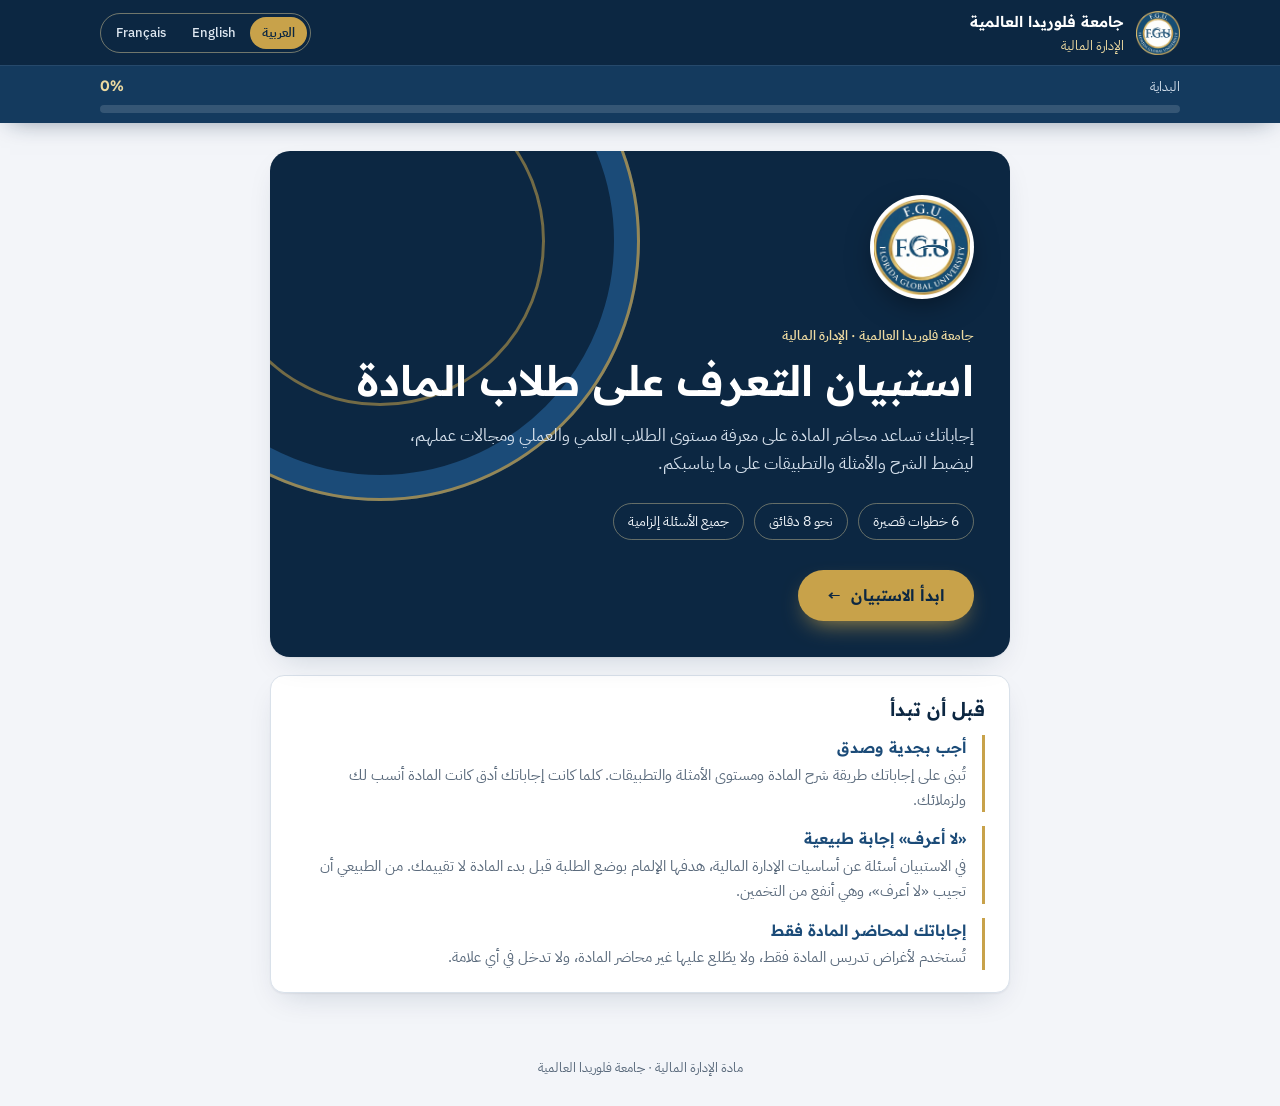
<file: fgu-survey/index.html>
<!doctype html>
<html lang="ar" dir="rtl">
<head>
<meta charset="utf-8">
<meta name="viewport" content="width=device-width, initial-scale=1, viewport-fit=cover">
<meta name="robots" content="noindex">
<meta name="theme-color" content="#0c2742">
<title>FGU · Financial Management Student Survey</title>
<link rel="icon" href="logo.webp" type="image/webp">
<link rel="preconnect" href="https://fonts.googleapis.com">
<link rel="preconnect" href="https://fonts.gstatic.com" crossorigin>
<link rel="stylesheet" href="https://fonts.googleapis.com/css2?family=IBM+Plex+Sans+Arabic:wght@400;500;600&family=IBM+Plex+Sans:wght@400;500;600&family=Readex+Pro:wght@400;500;600&display=swap">
<link rel="stylesheet" href="style.css">
</head>
<body>
<header class="top">
  <div class="top-row">
    <div class="brand">
      <img src="logo.webp" alt="" width="44" height="44">
      <div class="brand-text">
        <span class="brand-uni" id="brandUni"></span>
        <span class="brand-course" id="brandCourse"></span>
      </div>
    </div>
    <div class="langs" id="langs" role="group" aria-label="Language"></div>
  </div>
  <div class="progress">
    <div class="progress-row">
      <div class="progress-meta">
        <span class="progress-step" id="progressStep"></span>
        <span class="progress-pct num" id="progressPct">0%</span>
      </div>
      <div class="progress-track" id="progressTrack" role="progressbar" aria-valuemin="0" aria-valuemax="100" aria-valuenow="0">
        <div class="progress-fill" id="progressFill"></div>
      </div>
    </div>
  </div>
</header>

<main class="stage" id="stage" aria-live="polite"></main>
<footer class="foot" id="foot"></footer>

<noscript><p style="padding:24px;text-align:center">JavaScript is required to fill in this survey.</p></noscript>
<script src="survey.js"></script>
<script src="app.js"></script>
</body>
</html>
</file>
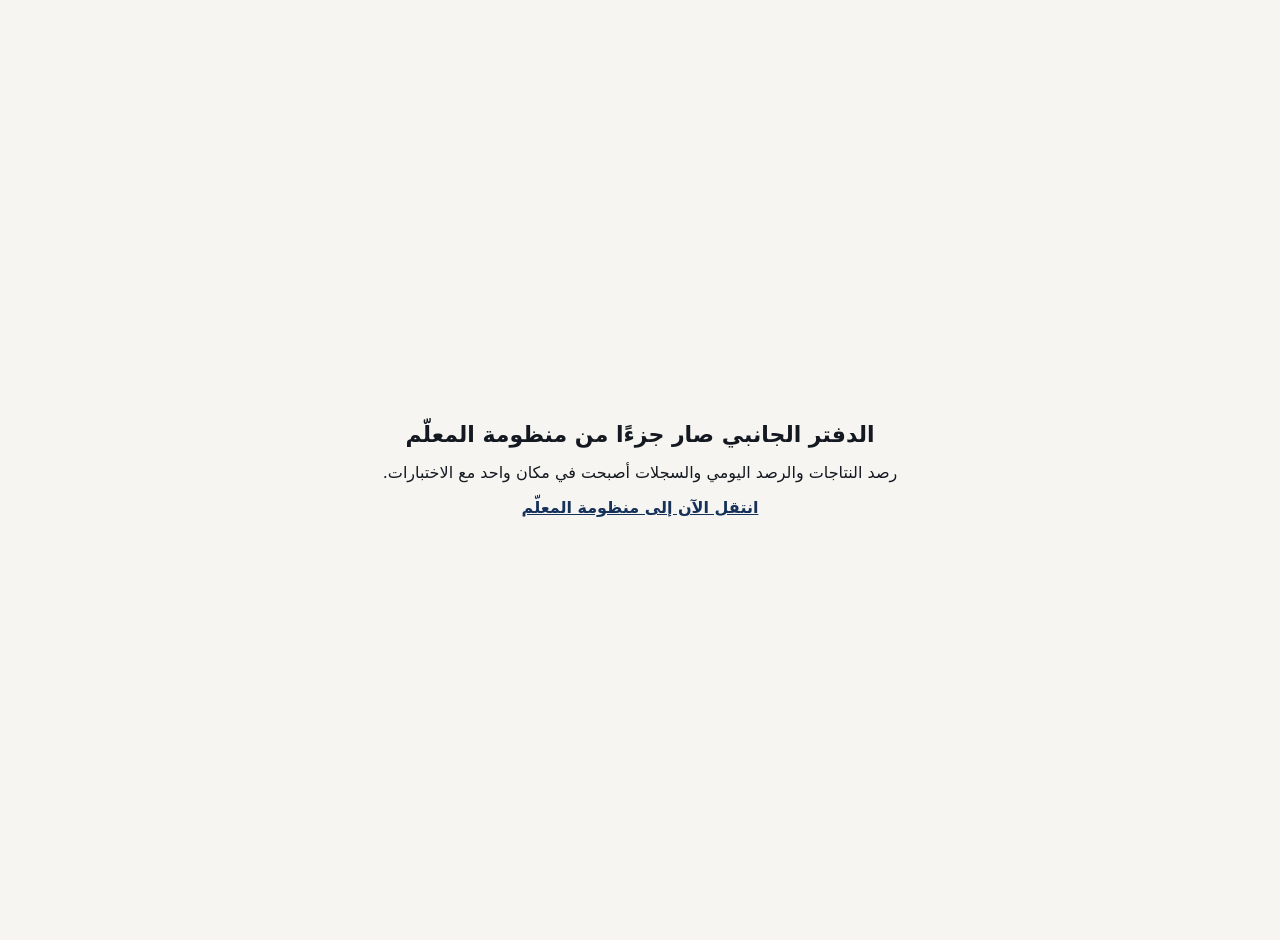
<file: book.html>
<!DOCTYPE html>
<html lang="ar" dir="rtl"><head><meta charset="utf-8"><meta name="viewport" content="width=device-width,initial-scale=1">
<title>انتقل الدفتر الجانبي</title><meta http-equiv="refresh" content="2;url=teacher.html#grid">
<style>body{font-family:system-ui,sans-serif;display:grid;place-items:center;min-height:100vh;margin:0;background:#f6f5f1;color:#141820;text-align:center;padding:20px}
a{color:#16325a;font-weight:700}</style></head>
<body><div><h1 style="font-size:22px">الدفتر الجانبي صار جزءًا من منظومة المعلّم</h1>
<p>رصد النتاجات والرصد اليومي والسجلات أصبحت في مكان واحد مع الاختبارات.</p>
<p><a href="teacher.html#grid">انتقل الآن إلى منظومة المعلّم</a></p></div></body></html>
</file>
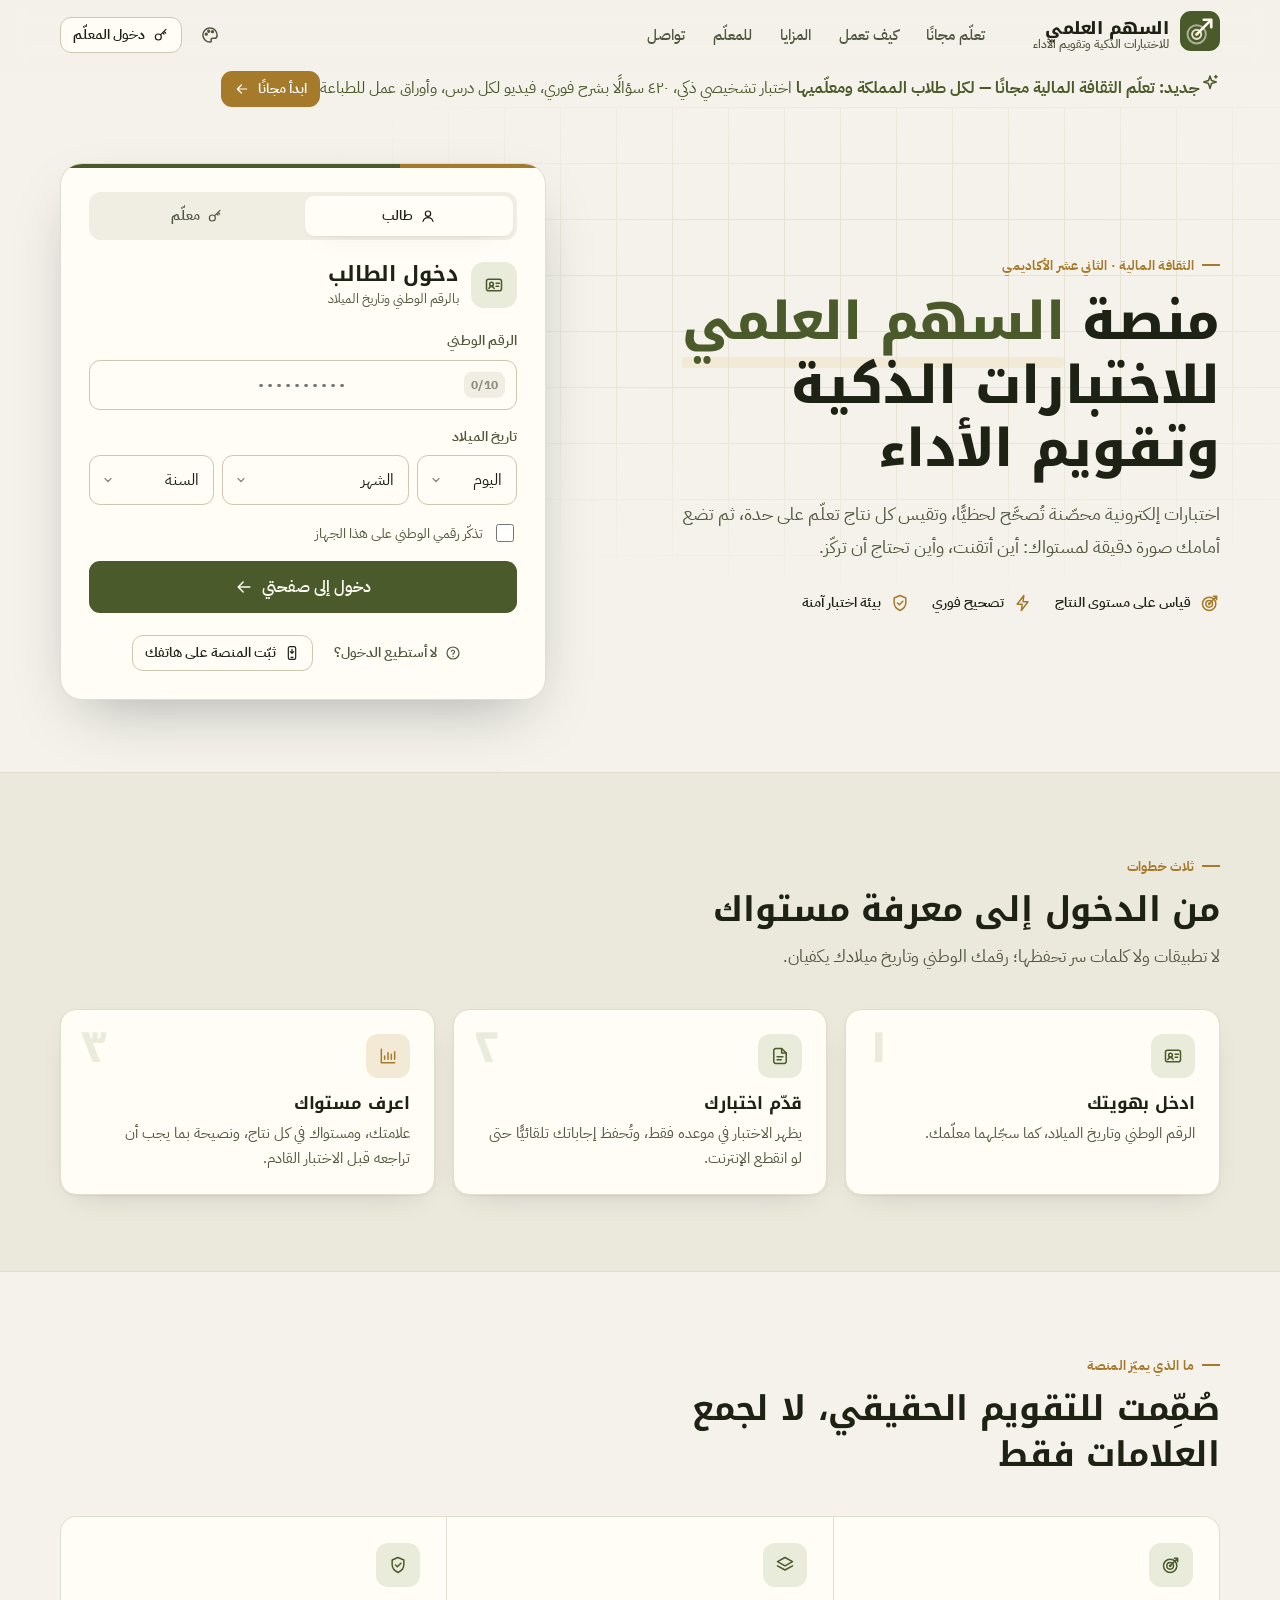
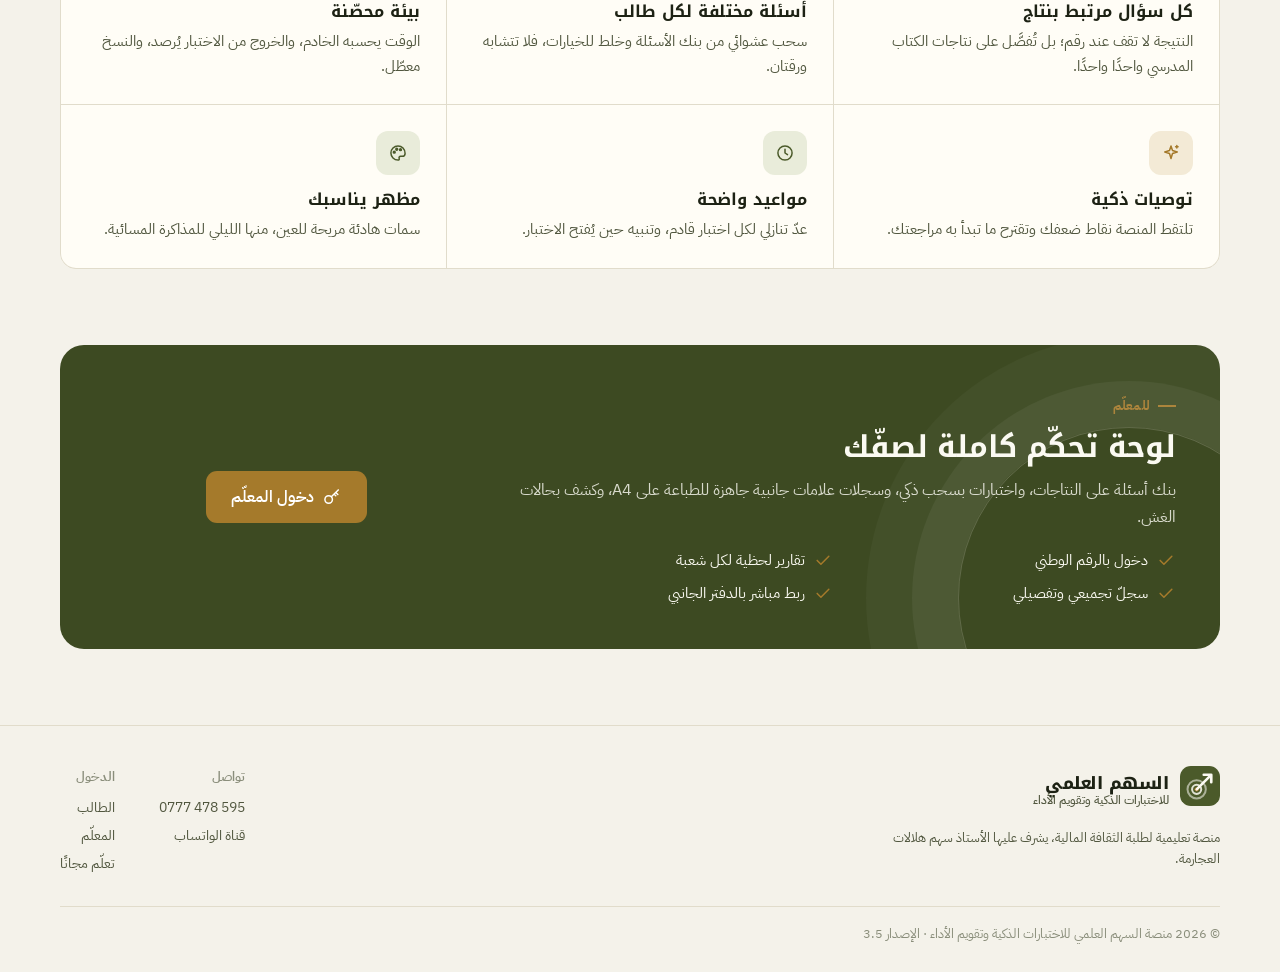
<file: students.html>
<!DOCTYPE html>
<html lang="ar" dir="rtl" data-skin="olive">
<head>
<meta charset="utf-8">
<meta http-equiv="Cache-Control" content="no-cache, must-revalidate">
<meta name="viewport" content="width=device-width, initial-scale=1, viewport-fit=cover">
<meta name="theme-color" content="#3d4a22">
<meta name="description" content="منصة السهم العلمي للاختبارات الذكية وتقويم الأداء — اختبارات إلكترونية آمنة تقيس كل نتاج تعلّم وتعرض للطالب مستواه بدقة.">
<title>منصة السهم العلمي للاختبارات الذكية وتقويم الأداء</title>
<link rel="manifest" href="manifest.webmanifest">
<link rel="icon" href="assets/icon.svg?v=4.1" type="image/svg+xml">
<link rel="preconnect" href="https://fonts.googleapis.com">
<link rel="preconnect" href="https://fonts.gstatic.com" crossorigin>
<link href="https://fonts.googleapis.com/css2?family=IBM+Plex+Sans+Arabic:wght@400;500;600;700&family=Noto+Kufi+Arabic:wght@600;700;800&display=swap" rel="stylesheet">
<link rel="stylesheet" href="assets/brand.css?v=4.1">
</head>
<body>

<!-- ======================= الموقع + الدخول ======================= -->
<div id="vLogin" class="hide">
  <header class="site-nav" id="siteNav"><div class="container">
    <a class="brand" href="#top"><span data-logo></span><span class="wm"><b>السهم العلمي</b><span>للاختبارات الذكية وتقويم الأداء</span></span></a>
    <nav aria-label="أقسام الموقع">
      <a href="index.html?home=1" class="nav-free">تعلّم مجانًا</a><a href="#how">كيف تعمل</a><a href="#features">المزايا</a><a href="#teachers">للمعلّم</a><a href="#contact">تواصل</a>
    </nav>
    <div class="end">
      <button class="iconbtn" id="skinBtnL" title="المظهر" aria-label="تغيير المظهر"><i data-ic="palette"></i></button>
      <a class="btn outline sm hide-sm" href="teacher.html"><i data-ic="key" class="sm"></i>دخول المعلّم</a>
    </div>
  </div></header>

  <section class="free-strip"><div class="container"><a href="index.html?home=1">
    <span class="fs-ic"><i data-ic="spark"></i></span><span class="fs-t"><b>جديد: تعلّم الثقافة المالية مجانًا — لكل طلاب المملكة ومعلّميها</b>
    <span>اختبار تشخيصي ذكي، ٤٢٠ سؤالًا بشرح فوري، فيديو لكل درس، وأوراق عمل للطباعة</span></span><span class="btn gold sm">ابدأ مجانًا <i data-ic="left" class="sm"></i></span></a></div></section>
  <section class="hero" id="top"><div class="container">
    <div class="reveal">
      <span class="eyebrow">الثقافة المالية · الثاني عشر الأكاديمي</span>
      <h1>منصة <em>السهم العلمي</em><br>للاختبارات الذكية وتقويم الأداء</h1>
      <p class="lead">اختبارات إلكترونية محصّنة تُصحَّح لحظيًّا، وتقيس كل نتاج تعلّم على حدة، ثم تضع أمامك صورة دقيقة لمستواك: أين أتقنت، وأين تحتاج أن تركّز.</p>
      <div class="trust">
        <div><i data-ic="target"></i>قياس على مستوى النتاج</div>
        <div><i data-ic="bolt"></i>تصحيح فوري</div>
        <div><i data-ic="shield"></i>بيئة اختبار آمنة</div>
      </div>
    </div>

    <div class="portal reveal" id="portal">
      <div class="seg" role="tablist"><button class="on" role="tab" aria-selected="true"><i data-ic="user" class="sm"></i>طالب</button><a href="teacher.html" role="tab"><i data-ic="key" class="sm"></i>معلّم</a></div>
      <div id="loginBox">
        <div class="p-head"><div class="badge"><i data-ic="id"></i></div><div><h2>دخول الطالب</h2><div class="tiny">بالرقم الوطني وتاريخ الميلاد</div></div></div>
        <form id="loginForm" autocomplete="off" novalidate>
          <div id="loginErr" class="err hide" role="alert"></div>
          <label class="field"><span>الرقم الوطني</span>
            <div class="nid-wrap" id="nidWrap">
              <input class="input mono" id="nid" inputmode="numeric" maxlength="10" required placeholder="٠٠٠٠٠٠٠٠٠٠" dir="ltr" aria-describedby="nidCount">
              <span class="count" id="nidCount">0/10</span><span class="tick"><i data-ic="checkc"></i></span>
            </div></label>
          <div class="field"><span>تاريخ الميلاد</span>
            <div class="dob">
              <select class="input" id="dobD" aria-label="اليوم" required></select>
              <select class="input" id="dobM" aria-label="الشهر" required></select>
              <select class="input" id="dobY" aria-label="السنة" required></select>
            </div></div>
          <label class="check"><input type="checkbox" id="remember"> تذكّر رقمي الوطني على هذا الجهاز</label>
          <button class="btn primary block lg" id="loginBtn" type="submit">دخول إلى صفحتي <i data-ic="left"></i></button>
          <div class="login-help"><button type="button" class="btn ghost sm" id="helpBtn"><i data-ic="help" class="sm"></i>لا أستطيع الدخول؟</button>
            <button type="button" class="btn outline sm hide" id="installBtn"><i data-ic="phone" class="sm"></i>ثبّت المنصة على هاتفك</button></div>
        </form>
      </div>
      <div id="welcomeBox" class="welcome hide" aria-live="polite">
        <div class="ok"><i data-ic="check" class="lg"></i></div>
        <h2 id="wName">أهلًا</h2><p class="muted" style="margin-top:6px">نجهّز صفحتك الآن…</p>
        <div class="step-dots"><i class="on"></i><i class="on"></i><i></i></div>
      </div>
    </div>
  </div></section>

  <section class="sec alt" id="how"><div class="container">
    <div class="sec-head reveal"><span class="eyebrow">ثلاث خطوات</span><h2>من الدخول إلى معرفة مستواك</h2><p>لا تطبيقات ولا كلمات سر تحفظها؛ رقمك الوطني وتاريخ ميلادك يكفيان.</p></div>
    <div class="steps">
      <div class="card reveal"><div class="ibox"><i data-ic="id"></i></div><h3>ادخل بهويتك</h3><p>الرقم الوطني وتاريخ الميلاد، كما سجّلهما معلّمك.</p></div>
      <div class="card reveal"><div class="ibox"><i data-ic="file"></i></div><h3>قدّم اختبارك</h3><p>يظهر الاختبار في موعده فقط، وتُحفظ إجاباتك تلقائيًّا حتى لو انقطع الإنترنت.</p></div>
      <div class="card reveal"><div class="ibox gold"><i data-ic="chart"></i></div><h3>اعرف مستواك</h3><p>علامتك، ومستواك في كل نتاج، ونصيحة بما يجب أن تراجعه قبل الاختبار القادم.</p></div>
    </div>
  </div></section>

  <section class="sec" id="features"><div class="container">
    <div class="sec-head reveal"><span class="eyebrow">ما الذي يميّز المنصة</span><h2>صُمِّمت للتقويم الحقيقي، لا لجمع العلامات فقط</h2></div>
    <div class="feat reveal">
      <div><div class="ibox"><i data-ic="target"></i></div><h3>كل سؤال مرتبط بنتاج</h3><p>النتيجة لا تقف عند رقم؛ بل تُفصَّل على نتاجات الكتاب المدرسي واحدًا واحدًا.</p></div>
      <div><div class="ibox"><i data-ic="layers"></i></div><h3>أسئلة مختلفة لكل طالب</h3><p>سحب عشوائي من بنك الأسئلة وخلط للخيارات، فلا تتشابه ورقتان.</p></div>
      <div><div class="ibox"><i data-ic="shield"></i></div><h3>بيئة محصّنة</h3><p>الوقت يحسبه الخادم، والخروج من الاختبار يُرصد، والنسخ معطّل.</p></div>
      <div><div class="ibox gold"><i data-ic="spark"></i></div><h3>توصيات ذكية</h3><p>تلتقط المنصة نقاط ضعفك وتقترح ما تبدأ به مراجعتك.</p></div>
      <div><div class="ibox"><i data-ic="clock"></i></div><h3>مواعيد واضحة</h3><p>عدّ تنازلي لكل اختبار قادم، وتنبيه حين يُفتح الاختبار.</p></div>
      <div><div class="ibox"><i data-ic="palette"></i></div><h3>مظهر يناسبك</h3><p>سمات هادئة مريحة للعين، منها الليلي للمذاكرة المسائية.</p></div>
    </div>
  </div></section>

  <section id="teachers"><div class="container">
    <div class="band reveal">
      <div><span class="eyebrow" style="color:var(--gold)">للمعلّم</span><h2 style="margin-top:10px">لوحة تحكّم كاملة لصفّك</h2>
        <p>بنك أسئلة على النتاجات، واختبارات بسحب ذكي، وسجلات علامات جانبية جاهزة للطباعة على A4، وكشف بحالات الغش.</p>
        <ul><li><i data-ic="check"></i>دخول بالرقم الوطني</li><li><i data-ic="check"></i>تقارير لحظية لكل شعبة</li>
            <li><i data-ic="check"></i>سجلّ تجميعي وتفصيلي</li><li><i data-ic="check"></i>ربط مباشر بالدفتر الجانبي</li></ul></div>
      <div style="text-align:center"><a class="btn gold lg" href="teacher.html"><i data-ic="key"></i>دخول المعلّم</a></div>
    </div>
  </div></section>

  <footer class="site-foot" id="contact"><div class="container">
    <div style="max-width:360px">
      <a class="brand" href="#top"><span data-logo></span><span class="wm"><b>السهم العلمي</b><span>للاختبارات الذكية وتقويم الأداء</span></span></a>
      <p class="tiny" style="margin-top:12px">منصة تعليمية لطلبة الثقافة المالية، يشرف عليها الأستاذ سهم هلالات العجارمة.</p>
    </div>
    <div class="cols">
      <div><b>تواصل</b><a href="tel:0777478595" dir="ltr" style="text-align:right">0777 478 595</a><a href="https://whatsapp.com/channel/0029VbDEOn26hENv5mIE1m0L" target="_blank" rel="noopener">قناة الواتساب</a></div>
      <div><b>الدخول</b><a href="#portal">الطالب</a><a href="teacher.html">المعلّم</a><a href="index.html?home=1">تعلّم مجانًا</a></div>
    </div>
    <div class="copy">© <span id="yr"></span> منصة السهم العلمي للاختبارات الذكية وتقويم الأداء · الإصدار 3.5</div>
  </div></footer>
</div>

<!-- ======================= لوحة الطالب ======================= -->
<div id="vHome" class="hide">
  <header class="appbar"><div class="container">
    <a class="brand" href="#" id="homeLink"><span data-logo></span><span class="wm"><b>السهم العلمي</b><span>صفحة الطالب</span></span></a>
    <div class="who"><b id="hName">—</b><span class="avatar" id="hAv">—</span></div>
    <button class="iconbtn" id="refreshBtn" title="تحديث" aria-label="تحديث"><i data-ic="refresh"></i></button>
    <button class="iconbtn" id="skinBtn" title="المظهر" aria-label="تغيير المظهر"><i data-ic="palette"></i></button>
    <button class="iconbtn" id="logoutBtn" title="خروج" aria-label="تسجيل الخروج"><i data-ic="logout"></i></button>
  </div></header>
  <main class="dash container" id="dash"></main>
</div>

<!-- ======================= الاختبار ======================= -->
<section id="vExam" class="hide noselect">
  <div class="exam-top"><div class="container">
    <div class="grow"><div style="font-weight:700;font-family:var(--f-disp)" id="xTitle"></div>
      <div class="tiny"><span id="xProg"></span> · <span id="xSaved">—</span></div></div>
    <div class="timer mono" id="xTimer">--:--</div>
  </div>
  <div class="bar"><i id="xBar" style="width:0"></i></div>
  <div class="gbar hide" id="gBar"></div></div>
  <div class="wmark hide" id="wmark" aria-hidden="true"></div>
  <div class="gwarn" id="gWarn" role="alert"></div>
  <main class="exam-main">
    <div class="card qcard" id="xCard"></div>
    <div class="row sp" style="margin-top:14px">
      <button class="btn outline" id="xPrev"><i data-ic="right" class="sm"></i>السابق</button>
      <button class="btn ghost sm" id="xFlag"><i data-ic="flag" class="sm"></i>علّم للمراجعة</button>
      <button class="btn primary" id="xNext">التالي<i data-ic="left" class="sm"></i></button>
    </div>
    <div class="card pad" style="margin-top:16px">
      <div class="row sp" style="margin-bottom:12px"><b style="font-size:14px">خريطة الأسئلة</b>
        <span class="tiny"><span style="color:var(--accent)">■</span> مُجاب · <span style="color:var(--gold)">●</span> معلَّم</span></div>
      <div class="qnav" id="xNav"></div>
      <button class="btn primary block lg" id="xSubmit" style="margin-top:16px">تسليم الإجابات</button>
    </div>
  </main>
</section>

<!-- ======================= النتيجة ======================= -->
<section id="vResult" class="hide">
  <header class="appbar"><div class="container"><span data-logo class="brand"></span><h2 id="rTitle" style="font-size:18px">النتيجة</h2></div></header>
  <main class="exam-main"><div id="rBody"></div>
    <button class="btn primary block lg" id="rBack" style="margin-top:16px">العودة إلى صفحتي</button></main>
</section>

<div id="fsLock" class="lock hide"><div>
  <div class="ibox" style="margin:0 auto 12px;width:64px;height:64px"><i data-ic="lock" class="lg"></i></div>
  <h2 style="margin:8px 0">عُد إلى وضع ملء الشاشة</h2>
  <p class="muted">هذا الاختبار يتطلّب البقاء في ملء الشاشة، وكل خروج يُسجَّل للمعلّم.</p>
  <button class="btn primary lg" id="fsBack" style="margin-top:16px">متابعة الاختبار</button>
</div></div>

<script src="assets/config.js?v=4.1"></script>
<script src="assets/icons.js?v=4.1"></script>
<script src="assets/common.js?v=4.1"></script>
<script src="assets/calc.js?v=4.2"></script>
<script src="assets/student.js?v=4.2"></script>
</body>
</html>
</file>
<file: fgu-survey/style.css>
/* FGU survey — identity taken from the university seal: deep navy, brushed gold, white disc.
   Layout: one sticky bar (brand + language + progress), one centred column of pages. */
:root {
  --navy: #1b4b78;
  --navy-deep: #0c2742;
  --navy-mid: #143a5e;
  --gold: #c8a24a;
  --gold-soft: #ecd9a0;
  --gold-ink: #7a5d17;
  --paper: #f3f5f9;
  --card: #ffffff;
  --ink: #14283d;
  --muted: #5a6a7c;
  --line: #d9e1ea;
  --tint: #eaf0f7;
  --err: #b3261e;
  --ok: #1d7a4c;
  --warn: #b7791f;
  --radius: 14px;
  --shadow: 0 1px 2px rgba(12, 39, 66, .06), 0 12px 32px -12px rgba(12, 39, 66, .18);
  --display: 'Readex Pro', 'IBM Plex Sans Arabic', system-ui, sans-serif;
  --body: 'IBM Plex Sans', 'IBM Plex Sans Arabic', system-ui, -apple-system, 'Segoe UI', sans-serif;
}

*, *::before, *::after { box-sizing: border-box; }
html { -webkit-text-size-adjust: 100%; scroll-behavior: smooth; }
body {
  margin: 0; background: var(--paper); color: var(--ink);
  font-family: var(--body); font-size: 16px; line-height: 1.65;
  min-height: 100vh; min-height: 100dvh;
}
[hidden] { display: none !important; }
h1, h2, h3 { font-family: var(--display); line-height: 1.25; margin: 0; text-wrap: balance; }
p { margin: 0; }
button, input, textarea, select { font: inherit; color: inherit; }
button { cursor: pointer; }
:focus-visible { outline: 3px solid var(--gold); outline-offset: 2px; }
.num { font-variant-numeric: tabular-nums; }

/* ---------- top bar ---------- */
.top {
  position: sticky; top: 0; z-index: 20;
  background: var(--navy-deep); color: #fff;
  box-shadow: 0 6px 24px -10px rgba(12, 39, 66, .55);
}
.top-row {
  max-width: 1120px; margin: 0 auto; padding: 10px 20px;
  display: flex; align-items: center; gap: 14px;
}
.brand { display: flex; align-items: center; gap: 12px; min-width: 0; flex: 1; color: inherit; text-decoration: none; }
.brand img { width: 44px; height: 44px; flex: none; }
.brand-text { min-width: 0; display: grid; }
.brand-uni { font-family: var(--display); font-weight: 600; font-size: 15px; white-space: nowrap; overflow: hidden; text-overflow: ellipsis; }
.brand-course { font-size: 12.5px; color: var(--gold-soft); white-space: nowrap; overflow: hidden; text-overflow: ellipsis; }

.langs { display: flex; flex: none; border: 1px solid rgba(236, 217, 160, .45); border-radius: 999px; padding: 3px; gap: 2px; }
.langs button {
  border: 0; background: transparent; color: #dfe8f1; border-radius: 999px;
  padding: 5px 12px; font-size: 13px; font-weight: 500; min-height: 32px;
}
.langs .short { display: none; }
.langs button[aria-pressed="true"] { background: var(--gold); color: var(--navy-deep); font-weight: 600; }
.langs button:hover:not([aria-pressed="true"]) { background: rgba(255, 255, 255, .1); }

.progress { background: var(--navy-mid); border-top: 1px solid rgba(255, 255, 255, .08); }
.progress-row { max-width: 1120px; margin: 0 auto; padding: 8px 20px 10px; display: grid; gap: 6px; }
.progress-meta { display: flex; justify-content: space-between; align-items: baseline; gap: 12px; font-size: 13px; color: #cfdbe8; }
.progress-step { min-width: 0; white-space: nowrap; overflow: hidden; text-overflow: ellipsis; }
.progress-pct { font-family: var(--display); font-weight: 600; font-size: 15px; color: var(--gold-soft); flex: none; }
.progress-track { height: 8px; border-radius: 999px; background: rgba(255, 255, 255, .14); overflow: hidden; }
.progress-fill {
  height: 100%; width: 0; border-radius: 999px;
  background: linear-gradient(90deg, var(--gold), var(--gold-soft));
  transition: width .45s cubic-bezier(.2, .8, .2, 1);
}
[dir="rtl"] .progress-fill { background: linear-gradient(270deg, var(--gold), var(--gold-soft)); }

/* ---------- pages ---------- */
.stage { max-width: 780px; margin: 0 auto; padding: 28px 20px 64px; }
.page { animation: page-in .38s cubic-bezier(.2, .8, .2, 1) both; }
.page.back { animation-name: page-back; }
@keyframes page-in { from { opacity: 0; transform: translateX(28px); } to { opacity: 1; transform: none; } }
@keyframes page-back { from { opacity: 0; transform: translateX(-28px); } to { opacity: 1; transform: none; } }
[dir="rtl"] .page { animation-name: page-back; }
[dir="rtl"] .page.back { animation-name: page-in; }

.card { background: var(--card); border: 1px solid var(--line); border-radius: var(--radius); box-shadow: var(--shadow); }

/* welcome: the seal's rings, drawn large and quiet behind the title */
.hero {
  position: relative; overflow: hidden; isolation: isolate;
  background: var(--navy-deep); color: #fff; border-radius: 20px;
  padding: 44px 36px 36px; box-shadow: var(--shadow);
}
.hero::before, .hero::after {
  content: ""; position: absolute; z-index: -1; border-radius: 50%;
  inset-inline-end: -150px; top: -170px; width: 520px; height: 520px;
  border: 26px solid var(--navy); outline: 3px solid rgba(200, 162, 74, .7); outline-offset: -3px;
}
.hero::after { width: 330px; height: 330px; inset-inline-end: -55px; top: -75px; border: 3px solid rgba(200, 162, 74, .55); outline: 0; }
.hero-seal { width: 104px; height: 104px; border-radius: 50%; background: #fff; padding: 4px; box-shadow: 0 10px 30px -8px rgba(0, 0, 0, .5); }
.hero-seal img { width: 100%; height: 100%; display: block; }
.eyebrow { font-size: 13px; font-weight: 600; letter-spacing: .08em; text-transform: uppercase; color: var(--gold-ink); }
[lang="ar"] .eyebrow { letter-spacing: 0; }
.hero .eyebrow { color: var(--gold-soft); margin-top: 26px; }
.hero h1 { font-size: clamp(28px, 5.2vw, 42px); font-weight: 600; margin-top: 8px; max-width: 16em; }
.hero p.lead { margin-top: 14px; color: #d5e0ec; max-width: 34em; font-size: 17px; }
.facts { display: flex; flex-wrap: wrap; gap: 10px; margin: 26px 0 0; padding: 0; list-style: none; }
.facts li { border: 1px solid rgba(236, 217, 160, .4); border-radius: 999px; padding: 6px 14px; font-size: 14px; color: #eef3f8; }
.hero .actions { margin-top: 30px; }
.note { margin-top: 18px; padding: 22px 24px; }
.note h2 { font-size: 19px; font-weight: 600; color: var(--navy-deep); }
.note ul { list-style: none; margin: 14px 0 0; padding: 0; display: grid; gap: 14px; }
.note li { display: grid; gap: 2px; padding-inline-start: 16px; border-inline-start: 3px solid var(--gold); }
.note strong { font-family: var(--display); font-weight: 600; font-size: 15.5px; color: var(--navy); }
.note span { font-size: 15px; color: var(--muted); }

.step-head { padding: 4px 4px 18px; }
.step-head h2 { font-size: clamp(24px, 4.4vw, 32px); font-weight: 600; color: var(--navy-deep); margin-top: 4px; }
.step-head p { color: var(--muted); margin-top: 8px; max-width: 38em; }
.rule { height: 3px; width: 56px; border-radius: 3px; background: var(--gold); margin-top: 16px; }

.form { padding: 8px 26px; }
.q { padding: 24px 0; border-bottom: 1px solid var(--line); min-width: 0; }
.q:last-child { border-bottom: 0; }
.q-label { font-family: var(--display); font-weight: 500; font-size: 17.5px; color: var(--navy-deep); display: flex; gap: 10px; align-items: baseline; }
.q-n { flex: none; font-size: 13px; font-weight: 600; color: var(--gold-ink); background: #f8f0d9; border-radius: 6px; padding: 1px 8px; }
.q-hint { color: var(--muted); font-size: 14px; margin-top: 4px; }
.q-body { margin-top: 14px; }
.q-err { display: none; color: var(--err); font-size: 14px; font-weight: 500; margin-top: 10px; }
.q.invalid .q-err { display: block; }
.q.invalid .q-label { color: var(--err); }

.field {
  width: 100%; border: 1.5px solid var(--line); border-radius: 10px; background: #fff;
  padding: 12px 14px; min-height: 48px; transition: border-color .15s, box-shadow .15s;
}
textarea.field { min-height: 108px; resize: vertical; line-height: 1.6; }
.field:hover { border-color: #b9c6d4; }
.field:focus { outline: 0; border-color: var(--navy); box-shadow: 0 0 0 4px rgba(27, 75, 120, .14); }
.q.invalid .field { border-color: var(--err); }
.other-box { margin-top: 10px; }

.opts { display: grid; grid-template-columns: repeat(auto-fill, minmax(210px, 1fr)); gap: 10px; }
.opts.col { grid-template-columns: 1fr; }
.opt { position: relative; display: block; min-width: 0; }
.opt input { position: absolute; opacity: 0; inset: 0; width: 100%; height: 100%; margin: 0; cursor: pointer; }
.opt span {
  display: flex; align-items: center; gap: 12px; min-height: 50px; height: 100%;
  border: 1.5px solid var(--line); border-radius: 10px; background: #fff;
  padding: 10px 14px; transition: border-color .15s, background .15s, box-shadow .15s;
}
.opt span::before {
  content: ""; flex: none; width: 20px; height: 20px; border-radius: 50%;
  border: 2px solid #a9b7c6; background: #fff; transition: all .15s;
}
.opt input[type="checkbox"] + span::before { border-radius: 6px; }
.opt:hover span { border-color: #b9c6d4; }
.opt input:checked + span { border-color: var(--navy); background: var(--tint); box-shadow: inset 0 0 0 1px var(--navy); font-weight: 500; }
.opt input:checked + span::before { border-color: var(--navy); background: var(--navy); box-shadow: inset 0 0 0 3.5px #fff; }
.opt input[type="checkbox"]:checked + span::before {
  box-shadow: none;
  background: var(--navy) url("data:image/svg+xml,%3Csvg xmlns='http://www.w3.org/2000/svg' viewBox='0 0 16 16'%3E%3Cpath d='M3.5 8.4l3 3 6-6.6' fill='none' stroke='%23fff' stroke-width='2.2' stroke-linecap='round' stroke-linejoin='round'/%3E%3C/svg%3E") center/14px no-repeat;
}
.opt input:focus-visible + span { outline: 3px solid var(--gold); outline-offset: 2px; }
.multi-tip { font-size: 13.5px; color: var(--muted); margin-bottom: 10px; }

.scale { display: grid; grid-template-columns: repeat(5, 1fr); gap: 8px; max-width: 460px; }
.scale .opt span { justify-content: center; font-family: var(--display); font-weight: 600; font-size: 18px; padding: 8px; }
.scale .opt span::before { display: none; }
.scale .opt input:checked + span { background: var(--navy); color: #fff; }
.scale-ends { display: flex; justify-content: space-between; max-width: 460px; font-size: 13px; color: var(--muted); margin-top: 8px; gap: 12px; }
.scale-now { font-size: 14px; color: var(--navy); font-weight: 600; margin-top: 6px; min-height: 1.5em; }

.nav { display: flex; justify-content: space-between; gap: 12px; margin-top: 22px; flex-wrap: wrap; }
.btn {
  border: 1.5px solid transparent; border-radius: 999px; min-height: 50px; padding: 11px 28px;
  font-family: var(--display); font-weight: 600; font-size: 16px; display: inline-flex; align-items: center; justify-content: center; gap: 10px;
  transition: transform .12s, background .15s, box-shadow .15s; text-decoration: none;
}
.btn:active { transform: translateY(1px); }
.btn-primary { background: var(--navy); color: #fff; box-shadow: 0 8px 20px -8px rgba(27, 75, 120, .7); }
.btn-primary:hover { background: var(--navy-mid); }
.btn-gold { background: var(--gold); color: var(--navy-deep); box-shadow: 0 10px 24px -10px rgba(200, 162, 74, .9); }
.btn-gold:hover { background: #d6b25c; }
.btn-ghost { background: transparent; border-color: var(--line); color: var(--navy); }
.btn-ghost:hover { background: #fff; border-color: #b9c6d4; }
.btn[disabled] { opacity: .6; cursor: progress; }
.btn .arrow { display: inline-block; }
[dir="rtl"] .btn .arrow { transform: scaleX(-1); }
.banner { margin-top: 16px; padding: 12px 16px; border-radius: 10px; background: #fdecea; color: var(--err); font-weight: 500; font-size: 15px; }

.done { text-align: center; padding: 48px 28px; }
.done .tick { width: 76px; height: 76px; border-radius: 50%; margin: 0 auto 18px; background: var(--navy-deep); border: 4px solid var(--gold); display: grid; place-items: center; }
.done .tick svg { width: 34px; height: 34px; }
.done h2 { font-size: 28px; color: var(--navy-deep); }
.done p { color: var(--muted); margin: 10px auto 0; max-width: 30em; }
.linkbtn { background: none; border: 0; padding: 8px; color: var(--navy); text-decoration: underline; font-size: 14.5px; margin-top: 22px; }

.foot { text-align: center; color: var(--muted); font-size: 13px; padding: 0 20px 28px; }

@media (max-width: 560px) {
  .top-row { padding: 8px 14px; gap: 10px; }
  .brand img { width: 38px; height: 38px; }
  .brand-uni { font-size: 13.5px; }
  .langs button { padding: 5px 10px; font-size: 12.5px; }
  .langs .full { display: none; }
  .langs .short { display: inline; }
  .progress-row { padding: 7px 14px 9px; }
  .stage { padding: 18px 14px 48px; }
  .hero { padding: 32px 22px 26px; border-radius: 16px; }
  .form { padding: 4px 16px; }
  .opts { grid-template-columns: 1fr; }
  .nav .btn { flex: 1; padding-inline: 16px; }
}
@media (max-width: 380px) { .brand-course { display: none; } }
@media (prefers-reduced-motion: reduce) {
  .page { animation: none; }
  .progress-fill, .btn, .opt span { transition: none; }
  html { scroll-behavior: auto; }
}

/* ================= admin ================= */
.wide { max-width: 1120px; margin: 0 auto; padding: 24px 20px 64px; }
.gate { max-width: 420px; margin: 8vh auto 0; padding: 32px 28px; text-align: center; }
.gate img { width: 84px; height: 84px; }
.gate h1 { font-size: 22px; color: var(--navy-deep); margin-top: 12px; }
.gate p { color: var(--muted); font-size: 14.5px; margin-top: 6px; }
.gate form { display: grid; gap: 12px; margin-top: 20px; }

.toolbar { display: flex; flex-wrap: wrap; gap: 10px; align-items: center; justify-content: space-between; margin-bottom: 18px; }
.toolbar h1 { font-size: 26px; color: var(--navy-deep); }
.toolbar .sub { color: var(--muted); font-size: 14px; }
.toolbar-actions { display: flex; flex-wrap: wrap; gap: 8px; }
.btn-sm { min-height: 42px; padding: 8px 18px; font-size: 14.5px; }

.filters { display: flex; flex-wrap: wrap; gap: 12px; padding: 14px 18px; margin-bottom: 18px; align-items: end; }
.filters label { display: grid; gap: 4px; font-size: 13px; color: var(--muted); font-weight: 500; flex: 1 1 170px; min-width: 0; }
.filters select { min-height: 42px; padding: 8px 12px; }

.kpis { display: grid; grid-template-columns: repeat(auto-fit, minmax(190px, 1fr)); gap: 14px; margin-bottom: 18px; }
.kpi { background: var(--navy-deep); color: #fff; border-radius: var(--radius); padding: 18px 20px; position: relative; overflow: hidden; }
.kpi::after { content: ""; position: absolute; inset-inline-end: -34px; top: -34px; width: 110px; height: 110px; border-radius: 50%; border: 3px solid rgba(200, 162, 74, .45); }
.kpi-label { font-size: 13.5px; color: #cfdbe8; }
.kpi-value { font-family: var(--display); font-weight: 600; font-size: 34px; line-height: 1.2; margin-top: 4px; color: var(--gold-soft); }
.kpi-value small { font-size: 16px; color: #cfdbe8; font-weight: 500; }
.kpi-sub { font-size: 13px; color: #b9c9da; margin-top: 2px; }

.sec-title { font-size: 19px; color: var(--navy-deep); margin: 30px 0 12px; display: flex; align-items: center; gap: 10px; }
.sec-title::before { content: ""; width: 26px; height: 3px; border-radius: 3px; background: var(--gold); }
.grid { display: grid; grid-template-columns: repeat(auto-fit, minmax(310px, 1fr)); gap: 14px; align-items: start; }
.panel { padding: 18px 20px; min-width: 0; }
.panel h3 { font-size: 15.5px; font-weight: 600; color: var(--navy-deep); margin-bottom: 12px; }
.bars { display: grid; gap: 9px; }
.bar { display: grid; grid-template-columns: minmax(0, 1fr) auto; gap: 2px 10px; font-size: 14px; align-items: baseline; }
.bar-name { min-width: 0; overflow-wrap: anywhere; }
.bar-val { color: var(--muted); font-size: 13px; white-space: nowrap; direction: ltr; unicode-bidi: isolate; }
.bar-val b { color: var(--ink); font-weight: 600; }
.bar-track { grid-column: 1 / -1; height: 8px; background: var(--tint); border-radius: 999px; overflow: hidden; }
.bar-fill { height: 100%; background: var(--navy); border-radius: 999px; min-width: 2px; }
.bar-fill.gold { background: var(--gold); }
.bar-fill.ok { background: var(--ok); }
.bar-fill.warn { background: var(--warn); }
.bar-fill.err { background: var(--err); }
.empty { color: var(--muted); font-size: 14px; }

.table-wrap { overflow-x: auto; }
table.list { width: 100%; border-collapse: collapse; font-size: 14.5px; min-width: 760px; }
table.list th { text-align: start; font-weight: 600; font-size: 13px; color: var(--muted); padding: 10px 12px; border-bottom: 2px solid var(--line); white-space: nowrap; }
table.list td { padding: 10px 12px; border-bottom: 1px solid var(--line); vertical-align: top; }
table.list tbody tr { cursor: pointer; }
table.list tbody tr:hover { background: var(--tint); }
.pill { display: inline-block; direction: ltr; unicode-bidi: isolate; border-radius: 999px; padding: 1px 10px; font-size: 12.5px; font-weight: 600; white-space: nowrap; }
.pill.b0 { background: #fdecea; color: var(--err); }
.pill.b1 { background: #fdf3dc; color: #8a5a0b; }
.pill.b2 { background: #e2f3ea; color: var(--ok); }
.search { max-width: 320px; min-height: 42px; padding: 8px 12px; }

.quotes { display: grid; gap: 10px; max-height: 420px; overflow-y: auto; padding-inline-end: 4px; }
.quote { border-inline-start: 3px solid var(--gold); padding: 6px 12px; background: var(--paper); border-radius: 6px; font-size: 14.5px; overflow-wrap: anywhere; }
.quote cite { display: block; font-style: normal; font-size: 12.5px; color: var(--muted); margin-top: 4px; }

dialog.sheet { border: 0; border-radius: 16px; padding: 0; width: min(720px, calc(100vw - 24px)); max-height: calc(100dvh - 24px); box-shadow: 0 30px 80px -20px rgba(12, 39, 66, .6); color: var(--ink); }
dialog.sheet::backdrop { background: rgba(12, 39, 66, .55); }
.sheet-head { background: var(--navy-deep); color: #fff; padding: 18px 22px; display: flex; justify-content: space-between; gap: 12px; align-items: start; position: sticky; top: 0; }
.sheet-head h2 { font-size: 19px; }
.sheet-head p { font-size: 13.5px; color: var(--gold-soft); margin-top: 2px; }
.sheet-x { background: rgba(255, 255, 255, .12); border: 0; color: #fff; border-radius: 50%; width: 36px; height: 36px; font-size: 18px; flex: none; }
.sheet-body { padding: 8px 22px 22px; }
.sheet-body h3 { font-size: 14px; color: var(--gold-ink); margin: 18px 0 6px; }
.kv { display: grid; grid-template-columns: minmax(0, 2fr) minmax(0, 3fr); gap: 4px 14px; font-size: 14.5px; padding: 6px 0; border-bottom: 1px solid var(--line); }
.kv dt { color: var(--muted); }
.kv dd { margin: 0; overflow-wrap: anywhere; }
.kv .right { color: var(--ok); font-weight: 600; }
.kv .wrong { color: var(--err); }
.sheet-foot { padding: 0 22px 22px; display: flex; gap: 10px; flex-wrap: wrap; align-items: center; }
.btn-danger { background: #fff; border-color: #e7b9b5; color: var(--err); }
.status { font-size: 14px; color: var(--muted); }
.status.err { color: var(--err); font-weight: 500; }
@media (max-width: 560px) { .wide { padding: 16px 14px 48px; } .kv { grid-template-columns: 1fr; } }
</file>
<file: assets/brand.css>
/* =====================================================================
   منصة السهم العلمي للاختبارات الذكية وتقويم الأداء — نظام التصميم
   السمات: white (رسمي أبيض) · navy (كحلي) · olive (زيتي) · night (ليلي)
   ===================================================================== */
:root, :root[data-skin="white"]{
  --bg:#f6f5f1; --bg-2:#efede6; --surface:#ffffff; --surface-2:#f3f1ec; --line:#e3dfd6; --line-2:#d3cec2;
  --ink:#141820; --ink-2:#4b5361; --ink-3:#868d98;
  --accent:#16325a; --accent-2:#22477c; --accent-ink:#ffffff; --accent-soft:#e7ecf4; --accent-line:#c5d1e3;
  --gold:#a3742a; --gold-soft:#f5ecdc;
  --hero:#16325a; --hero-ink:#ffffff; --hero-2:#1f3f6d;
  --ok:#2c6a3b; --ok-bg:#e5f0e6; --warn:#946414; --warn-bg:#f7eedb; --danger:#a1302a; --danger-bg:#f8e6e4;
  --l1:#a1302a; --l1-bg:#f8e6e4; --l2:#946414; --l2-bg:#f7eedb; --l3:#22477c; --l3-bg:#e7ecf4; --l4:#2c6a3b; --l4-bg:#e5f0e6;
  /* جسور لملف app.css القديم */
  --brand:var(--accent); --brand-2:var(--accent-2); --brand-ink:var(--accent-ink); --brand-soft:var(--accent-soft);
  --sh:0 1px 2px rgba(20,24,32,.05), 0 10px 30px -18px rgba(20,24,32,.25);
  --sh-lg:0 24px 60px -24px rgba(20,24,32,.35);
  --r:16px; --r-sm:11px; --r-xs:8px;
  --f-body:"IBM Plex Sans Arabic", system-ui, -apple-system, "Segoe UI", sans-serif;
  --f-disp:"Noto Kufi Arabic", "IBM Plex Sans Arabic", sans-serif;
  --f-serif:"Amiri", "Noto Naskh Arabic", serif;
  --safe-b: env(safe-area-inset-bottom, 0px);
  color-scheme: light;
}
:root[data-skin="navy"]{
  --bg:#f3f0e8; --bg-2:#e9e4d8; --surface:#fffdf8; --surface-2:#f1ece1; --line:#e0d9c8; --line-2:#cfc6b1;
  --ink:#101826; --ink-2:#47505f; --ink-3:#858b93;
  --accent:#0d2340; --accent-2:#173661; --accent-ink:#fffaf0; --accent-soft:#e4e8ef; --accent-line:#c2cad8;
  --gold:#b3842f; --gold-soft:#f4e9d2; --hero:#0d2340; --hero-ink:#fffaf0; --hero-2:#173661;
  --l3:#173661; --l3-bg:#e4e8ef;
}
:root[data-skin="olive"]{
  --bg:#f4f2ea; --bg-2:#ebe8dc; --surface:#fffdf6; --surface-2:#f0ede2; --line:#e1dccb; --line-2:#cec7b1;
  --ink:#1d2214; --ink-2:#51573f; --ink-3:#8a8e7b;
  --accent:#4b5a2a; --accent-2:#5f7135; --accent-ink:#fbfaf2; --accent-soft:#e9ecda; --accent-line:#cdd4b2;
  --gold:#a57a2b; --gold-soft:#f3ead6; --hero:#3d4a22; --hero-ink:#fbfaf2; --hero-2:#4b5a2a;
  --l3:#4b6a8a; --l3-bg:#e6edf3; --l4:#4b5a2a; --l4-bg:#e9ecda;
}
:root[data-skin="night"]{
  --bg:#0e1113; --bg-2:#131719; --surface:#171b1e; --surface-2:#1e2326; --line:#2a3034; --line-2:#363d42;
  --ink:#ebe8e1; --ink-2:#a9a8a0; --ink-3:#73766f;
  --accent:#b9c37f; --accent-2:#cbd396; --accent-ink:#171a0d; --accent-soft:#252a1c; --accent-line:#3c4429;
  --gold:#d2a95b; --gold-soft:#2a2316; --hero:#171b1e; --hero-ink:#ebe8e1; --hero-2:#1e2326;
  --ok:#86c08f; --ok-bg:#16241a; --warn:#e0b45c; --warn-bg:#2a2214; --danger:#e48a80; --danger-bg:#2c1716;
  --l1:#e48a80; --l1-bg:#2c1716; --l2:#e0b45c; --l2-bg:#2a2214; --l3:#8fb3e0; --l3-bg:#162130; --l4:#86c08f; --l4-bg:#16241a;
  --sh:0 1px 2px rgba(0,0,0,.4), 0 10px 30px -18px rgba(0,0,0,.7); --sh-lg:0 24px 60px -24px rgba(0,0,0,.8);
  color-scheme: dark;
}

/* ---------- أساس ---------- */
*{box-sizing:border-box;-webkit-tap-highlight-color:transparent}
html{scroll-behavior:smooth}
html,body{margin:0;padding:0}
body{font-family:var(--f-body);background:var(--bg);color:var(--ink);font-size:15.5px;line-height:1.7;
  overflow-x:hidden;-webkit-font-smoothing:antialiased;text-rendering:optimizeLegibility}
button,input,select,textarea{font:inherit;color:inherit}
button{cursor:pointer;border:0;background:none}
button:disabled{opacity:.55;cursor:not-allowed}
h1,h2,h3,h4{margin:0;line-height:1.35;font-family:var(--f-disp);font-weight:700;letter-spacing:-.005em}
p{margin:0}
a{color:var(--accent);text-decoration:none}
a:hover{text-decoration:underline}
:focus-visible{outline:2.5px solid var(--gold);outline-offset:2px;border-radius:6px}
::selection{background:var(--accent);color:var(--accent-ink)}
.hide{display:none!important}
.mono,.num{font-variant-numeric:tabular-nums;font-feature-settings:"tnum"}
.muted{color:var(--ink-2)} .faint{color:var(--ink-3)} .tiny{font-size:12.5px;color:var(--ink-2)}
.row{display:flex;align-items:center;gap:10px} .wrap{flex-wrap:wrap} .grow{flex:1;min-width:0} .sp{justify-content:space-between}
.stack{display:grid;gap:12px}
.container{width:100%;max-width:1200px;margin-inline:auto;padding-inline:20px}
.ic{width:20px;height:20px;flex:none;stroke:currentColor;fill:none;stroke-width:1.8;stroke-linecap:round;stroke-linejoin:round}
.ic.lg{width:26px;height:26px} .ic.sm{width:16px;height:16px}
.sr{position:absolute;width:1px;height:1px;overflow:hidden;clip:rect(0 0 0 0)}

/* ---------- الشعار ---------- */
.brand{display:flex;align-items:center;gap:11px;color:inherit;text-decoration:none!important}
.brand .mark{width:40px;height:40px;flex:none}
.brand .wm{display:flex;flex-direction:column;line-height:1.2}
.brand .wm b{font-family:var(--f-disp);font-size:17px;font-weight:800;letter-spacing:-.01em}
.brand .wm span{font-size:11.5px;color:var(--ink-2);font-weight:500}
.mark .m-bg{fill:var(--accent)} .mark .m-fg{stroke:var(--accent-ink)} .mark .m-dot{fill:var(--gold)}

/* ---------- أزرار وحقول ---------- */
.btn{display:inline-flex;align-items:center;justify-content:center;gap:8px;min-height:44px;padding:0 18px;border-radius:var(--r-sm);
  font-weight:600;font-size:15px;border:1px solid transparent;transition:background .15s,border-color .15s,transform .08s,box-shadow .15s;
  text-decoration:none!important;white-space:nowrap}
.btn:active:not(:disabled){transform:translateY(1px)}
.btn.primary{background:var(--accent);color:var(--accent-ink)}
.btn.primary:hover:not(:disabled){background:var(--accent-2)}
.btn.gold{background:var(--gold);color:#fff}
.btn.outline{border-color:var(--line-2);background:var(--surface);color:var(--ink)}
.btn.outline:hover{border-color:var(--accent);color:var(--accent)}
.btn.ghost{color:var(--ink-2)} .btn.ghost:hover{background:var(--surface-2);color:var(--ink)}
.btn.danger{background:var(--danger);color:#fff}
.btn.lg{min-height:52px;font-size:16px;padding:0 24px}
.btn.sm{min-height:36px;font-size:13.5px;padding:0 12px}
.btn.block{width:100%}
.btn .spin{width:18px;height:18px;border-radius:50%;border:2px solid currentColor;border-inline-end-color:transparent;animation:spin .7s linear infinite}
@keyframes spin{to{transform:rotate(360deg)}}
.iconbtn{width:40px;height:40px;border-radius:12px;display:grid;place-items:center;color:var(--ink-2);flex:none;border:1px solid transparent}
.iconbtn:hover{background:var(--surface-2);color:var(--ink);border-color:var(--line)}

.field{display:grid;gap:7px}
.field>span,.lbl{font-size:13.5px;font-weight:600;color:var(--ink-2)}
.input{width:100%;min-height:50px;border:1.5px solid var(--line-2);background:var(--surface);border-radius:var(--r-sm);padding:0 14px;
  font-size:16px;transition:border-color .15s, box-shadow .15s;outline:none;appearance:none}
.input:focus{border-color:var(--accent);box-shadow:0 0 0 4px var(--accent-soft)}
.input.bad{border-color:var(--danger);box-shadow:0 0 0 4px var(--danger-bg)}
select.input{background-image:url("data:image/svg+xml,%3Csvg xmlns='http://www.w3.org/2000/svg' width='12' height='12' viewBox='0 0 24 24' fill='none' stroke='%23888' stroke-width='2.5' stroke-linecap='round'%3E%3Cpath d='m6 9 6 6 6-6'/%3E%3C/svg%3E");
  background-position:left 12px center;background-repeat:no-repeat;padding-left:30px}
.err{background:var(--danger-bg);color:var(--danger);border-radius:var(--r-sm);padding:10px 14px;font-size:14px;font-weight:500;display:flex;gap:8px;align-items:flex-start}

.card{background:var(--surface);border:1px solid var(--line);border-radius:var(--r);box-shadow:var(--sh)}
.card.pad{padding:20px}
.pill{display:inline-flex;align-items:center;gap:6px;font-size:12px;font-weight:600;border-radius:999px;padding:3px 10px;background:var(--surface-2);color:var(--ink-2);white-space:nowrap}
.pill.open{background:var(--ok-bg);color:var(--ok)} .pill.open::before{content:"";width:7px;height:7px;border-radius:50%;background:currentColor;animation:pulse 1.6s infinite}
.pill.soon{background:var(--accent-soft);color:var(--accent)} .pill.ended{background:var(--surface-2);color:var(--ink-3)}
.pill.warn{background:var(--warn-bg);color:var(--warn)}
@keyframes pulse{0%,100%{opacity:1}50%{opacity:.35}}
.bar{height:7px;border-radius:99px;background:var(--surface-2);overflow:hidden}
.bar>i{display:block;height:100%;background:var(--accent);border-radius:inherit;transition:width .5s cubic-bezier(.2,.8,.2,1)}
.eyebrow{display:inline-flex;align-items:center;gap:8px;font-size:12.5px;font-weight:700;letter-spacing:.02em;color:var(--gold);text-transform:none}
.eyebrow::before{content:"";width:18px;height:2px;background:currentColor}

/* ---------- شريط الموقع ---------- */
.site-nav{position:sticky;top:0;z-index:60;background:color-mix(in srgb,var(--bg) 86%,transparent);
  backdrop-filter:saturate(1.4) blur(12px);-webkit-backdrop-filter:saturate(1.4) blur(12px);border-bottom:1px solid transparent;transition:border-color .2s}
.site-nav.scrolled{border-bottom-color:var(--line)}
.site-nav .container{display:flex;align-items:center;gap:18px;height:70px}
.site-nav nav{display:flex;gap:4px;margin-inline-start:18px}
.site-nav nav a{color:var(--ink-2);font-weight:500;font-size:14.5px;padding:8px 12px;border-radius:9px;text-decoration:none}
.site-nav nav a:hover{color:var(--ink);background:var(--surface-2)}
.site-nav .end{margin-inline-start:auto;display:flex;align-items:center;gap:8px}
@media (max-width:860px){.site-nav nav{display:none}.site-nav .hide-sm{display:none}}

/* ---------- البطل ---------- */
.hero{position:relative;overflow:hidden;padding:56px 0 72px}
.hero::before{content:"";position:absolute;inset:0;pointer-events:none;
  background-image:linear-gradient(var(--line) 1px,transparent 1px),linear-gradient(90deg,var(--line) 1px,transparent 1px);
  background-size:56px 56px;mask-image:radial-gradient(ellipse 70% 60% at 70% 30%,#000 30%,transparent 75%);
  -webkit-mask-image:radial-gradient(ellipse 70% 60% at 70% 30%,#000 30%,transparent 75%);opacity:.7}
.hero .container{position:relative;display:grid;grid-template-columns:1.12fr .88fr;gap:56px;align-items:center}
.hero h1{font-size:clamp(30px,4.4vw,52px);line-height:1.22;font-weight:800;margin:14px 0 18px}
.hero h1 em{font-style:normal;color:var(--accent);position:relative;white-space:nowrap}
.hero h1 em::after{content:"";position:absolute;inset-inline:0;bottom:.06em;height:.22em;background:var(--gold-soft);z-index:-1;border-radius:3px}
.hero .lead{font-size:17.5px;color:var(--ink-2);max-width:560px;line-height:1.85}
.hero .trust{display:flex;flex-wrap:wrap;gap:10px 22px;margin-top:28px}
.hero .trust div{display:flex;align-items:center;gap:9px;font-size:14px;font-weight:600;color:var(--ink)}
.hero .trust .ic{color:var(--gold)}
.hero .cta{display:flex;gap:10px;flex-wrap:wrap;margin-top:30px}
@media (max-width:960px){.hero .container{grid-template-columns:1fr;gap:36px}.hero{padding:28px 0 48px}}

/* ---------- بوابة الدخول ---------- */
.portal{position:relative;background:var(--surface);border:1px solid var(--line);border-radius:22px;box-shadow:var(--sh-lg);padding:28px;overflow:hidden}
.portal::before{content:"";position:absolute;inset-inline:0;top:0;height:4px;background:linear-gradient(90deg,var(--accent) 0 70%,var(--gold) 70% 100%)}
.portal .p-head{display:flex;align-items:center;gap:12px;margin-bottom:20px}
.portal .p-head .badge{width:46px;height:46px;border-radius:13px;display:grid;place-items:center;background:var(--accent-soft);color:var(--accent)}
.portal h2{font-size:21px}
.portal form{display:grid;gap:16px}
.seg{display:grid;grid-template-columns:1fr 1fr;background:var(--surface-2);border-radius:12px;padding:4px;gap:4px;margin-bottom:20px}
.seg a,.seg button{display:flex;align-items:center;justify-content:center;gap:7px;min-height:40px;border-radius:9px;font-weight:600;font-size:14px;color:var(--ink-2);text-decoration:none!important}
.seg .on{background:var(--surface);color:var(--ink);box-shadow:var(--sh)}
.nid-wrap{position:relative}
.nid-wrap .input{font-size:21px;letter-spacing:.14em;text-align:center;font-weight:600;padding-inline:48px}
.nid-wrap .count{position:absolute;inset-inline-start:12px;top:50%;transform:translateY(-50%);font-size:12px;font-weight:700;color:var(--ink-3);
  background:var(--surface-2);border-radius:8px;padding:3px 7px}
.nid-wrap .tick{position:absolute;inset-inline-end:14px;top:50%;transform:translateY(-50%) scale(.6);opacity:0;color:var(--ok);transition:.2s}
.nid-wrap.full .tick{opacity:1;transform:translateY(-50%) scale(1)}
.nid-wrap.full .count{color:var(--ok);background:var(--ok-bg)}
.dob{display:grid;grid-template-columns:.8fr 1.5fr 1fr;gap:8px}
.check{display:flex;align-items:center;gap:9px;font-size:14px;color:var(--ink-2);cursor:pointer;user-select:none}
.check input{width:18px;height:18px;accent-color:var(--accent)}
.shake{animation:shake .42s}
@keyframes shake{20%,60%{transform:translateX(-7px)}40%,80%{transform:translateX(7px)}}
.welcome{text-align:center;padding:26px 6px}
.welcome .ok{width:72px;height:72px;border-radius:50%;margin:0 auto 14px;display:grid;place-items:center;background:var(--ok-bg);color:var(--ok);animation:pop .45s cubic-bezier(.2,1.4,.4,1)}
@keyframes pop{from{transform:scale(.4);opacity:0}}
.step-dots{display:flex;gap:6px;justify-content:center;margin-top:16px}
.step-dots i{width:22px;height:4px;border-radius:9px;background:var(--line-2)} .step-dots i.on{background:var(--accent)}

/* ---------- أقسام الموقع ---------- */
.sec{padding:76px 0}
.sec.alt{background:var(--bg-2);border-block:1px solid var(--line)}
.sec-head{max-width:640px;margin-bottom:38px}
.sec-head h2{font-size:clamp(24px,3vw,34px);margin:10px 0 10px}
.sec-head p{color:var(--ink-2);font-size:16.5px}
.steps{display:grid;grid-template-columns:repeat(3,1fr);gap:18px;counter-reset:st}
.steps .card{padding:24px;position:relative}
.steps .card::before{counter-increment:st;content:counter(st,arabic-indic);font-family:var(--f-disp);font-weight:800;font-size:44px;line-height:1;color:var(--accent-soft);
  position:absolute;inset-inline-end:20px;top:16px}
.steps h3{font-size:17px;margin:14px 0 6px} .steps p{color:var(--ink-2);font-size:14.5px}
.feat{display:grid;grid-template-columns:repeat(3,1fr);gap:1px;background:var(--line);border:1px solid var(--line);border-radius:var(--r);overflow:hidden}
.feat>div{background:var(--surface);padding:26px}
.feat h3{font-size:16.5px;margin:14px 0 6px} .feat p{color:var(--ink-2);font-size:14.5px}
.ibox{width:44px;height:44px;border-radius:12px;display:grid;place-items:center;background:var(--accent-soft);color:var(--accent)}
.ibox.gold{background:var(--gold-soft);color:var(--gold)}
@media (max-width:900px){.steps,.feat{grid-template-columns:1fr}}
.band{background:var(--hero);color:var(--hero-ink);border-radius:24px;padding:44px;display:grid;grid-template-columns:1.3fr .7fr;gap:30px;align-items:center;position:relative;overflow:hidden}
.band::after{content:"";position:absolute;inset-inline-start:-80px;bottom:-120px;width:340px;height:340px;border-radius:50%;border:1.5px solid color-mix(in srgb,var(--hero-ink) 18%,transparent);
  box-shadow:0 0 0 46px color-mix(in srgb,var(--hero-ink) 5%,transparent),0 0 0 92px color-mix(in srgb,var(--hero-ink) 3%,transparent)}
.band h2{font-size:clamp(22px,2.6vw,30px);color:var(--hero-ink)}
.band p{opacity:.82;margin-top:10px}
.band ul{list-style:none;padding:0;margin:18px 0 0;display:grid;gap:8px;grid-template-columns:1fr 1fr}
.band li{display:flex;gap:8px;align-items:center;font-size:14.5px}
.band li .ic{color:var(--gold)}
.band .btn{position:relative;z-index:1}
@media (max-width:860px){.band{grid-template-columns:1fr;padding:30px}.band ul{grid-template-columns:1fr}}
.site-foot{padding:40px 0 calc(28px + var(--safe-b));border-top:1px solid var(--line);margin-top:76px}
.site-foot .container{display:flex;flex-wrap:wrap;gap:20px 40px;align-items:flex-start;justify-content:space-between}
.site-foot .cols{display:flex;gap:44px;flex-wrap:wrap;font-size:14px}
.site-foot .cols b{display:block;font-size:13px;color:var(--ink-3);margin-bottom:8px;font-weight:600}
.site-foot .cols a,.site-foot .cols span{display:block;color:var(--ink-2);margin-bottom:4px}
.site-foot .copy{width:100%;font-size:12.5px;color:var(--ink-3);border-top:1px solid var(--line);padding-top:16px;margin-top:6px}

/* ---------- لوحة الطالب ---------- */
.appbar{position:sticky;top:0;z-index:50;background:var(--surface);border-bottom:1px solid var(--line)}
.appbar .container{display:flex;align-items:center;gap:12px;height:64px}
.appbar .who{display:flex;align-items:center;gap:10px;margin-inline-start:auto;padding:5px 6px 5px 12px;border-radius:999px;border:1px solid var(--line)}
.avatar{width:32px;height:32px;border-radius:50%;display:grid;place-items:center;background:var(--accent);color:var(--accent-ink);font-weight:700;font-family:var(--f-disp);font-size:14px}
.appbar .who b{font-size:14px;max-width:180px;overflow:hidden;text-overflow:ellipsis;white-space:nowrap}
@media (max-width:640px){.appbar .who b{display:none}.appbar .who{padding:4px}}
.dash{padding:26px 0 calc(60px + var(--safe-b))}
.greet{background:var(--hero);color:var(--hero-ink);border-radius:22px;padding:28px;position:relative;overflow:hidden}
.greet::after{content:"";position:absolute;inset-inline-start:-60px;top:-90px;width:300px;height:300px;border-radius:50%;
  border:1.5px solid color-mix(in srgb,var(--hero-ink) 16%,transparent);box-shadow:0 0 0 40px color-mix(in srgb,var(--hero-ink) 4%,transparent)}
.greet h1{font-size:clamp(22px,3vw,30px);color:var(--hero-ink)}
.greet .sub{opacity:.8;margin-top:4px;font-size:14.5px}
.kpis{display:grid;grid-template-columns:repeat(4,1fr);gap:12px;margin-top:22px;position:relative;z-index:1}
.kpi{background:color-mix(in srgb,var(--hero-ink) 9%,transparent);border:1px solid color-mix(in srgb,var(--hero-ink) 14%,transparent);border-radius:14px;padding:14px}
.kpi b{display:block;font-family:var(--f-disp);font-size:24px;line-height:1.2}
.kpi span{font-size:12.5px;opacity:.78}
@media (max-width:720px){.kpis{grid-template-columns:1fr 1fr}}
.spot{margin-top:18px;display:grid;grid-template-columns:auto 1fr auto;gap:18px;align-items:center;padding:20px 22px;border-radius:18px;
  background:var(--surface);border:1.5px solid var(--accent);box-shadow:var(--sh)}
.spot .ibox{width:52px;height:52px}
.spot h3{font-size:18px} .spot .meta{display:flex;flex-wrap:wrap;gap:6px 14px;font-size:13.5px;color:var(--ink-2);margin-top:4px}
.spot .cd{font-family:var(--f-disp);font-weight:700;color:var(--accent)}
@media (max-width:640px){.spot{grid-template-columns:1fr}.spot .ibox{display:none}}
.smart{margin-top:18px;display:flex;gap:14px;align-items:flex-start;background:var(--gold-soft);border:1px solid color-mix(in srgb,var(--gold) 30%,transparent);
  border-radius:16px;padding:16px 18px;font-size:14.5px}
.smart .ic{color:var(--gold);margin-top:3px}
.smart b{font-family:var(--f-disp)}
.tiles{display:grid;grid-template-columns:repeat(3,1fr);gap:14px;margin-top:22px}
.tile{text-align:start;background:var(--surface);border:1px solid var(--line);border-radius:18px;padding:20px;display:grid;gap:12px;
  transition:border-color .15s,transform .15s,box-shadow .15s;position:relative;min-height:150px;align-content:start}
.tile:hover{border-color:var(--accent-line);transform:translateY(-2px);box-shadow:var(--sh-lg)}
.tile h3{font-size:16.5px}
.tile p{font-size:13.5px;color:var(--ink-2)}
.tile .cnt{position:absolute;inset-inline-end:18px;top:18px;font-family:var(--f-disp);font-weight:800;font-size:26px;color:var(--ink-3)}
.tile .cnt.hot{color:var(--accent)}
.tile .go{position:absolute;inset-inline-end:18px;bottom:16px;color:var(--ink-3);transition:transform .15s}
.tile:hover .go{transform:translateX(-4px);color:var(--accent)}
@media (max-width:860px){.tiles{grid-template-columns:1fr 1fr}}
@media (max-width:600px){.tiles{gap:10px}.tile{min-height:0;padding:16px;gap:10px}.tile p{font-size:12.5px}.tile h3{font-size:15px}.tile .cnt{font-size:20px;top:14px;inset-inline-end:14px}
  .tile .go{display:none}.hero .lead{font-size:15.5px}.hero .trust{display:none}.dob .input{padding-inline:10px 24px;font-size:15px;background-position:left 8px center}
  .appbar .brand .wm{display:none}.greet{padding:22px}.portal{padding:22px}.sec{padding:52px 0}}
.crumb{display:flex;align-items:center;gap:10px;margin-bottom:18px}
.crumb h2{font-size:22px}
.panel-grid{display:grid;grid-template-columns:repeat(2,1fr);gap:14px}
@media (max-width:760px){.panel-grid{grid-template-columns:1fr}}
.xcard{padding:18px;display:grid;gap:10px}
.xcard .ttl{font-weight:700;font-size:16px;font-family:var(--f-disp)}
.xcard .meta{display:flex;flex-wrap:wrap;gap:6px 14px;font-size:13px;color:var(--ink-2)}
.xcard .meta span{display:inline-flex;align-items:center;gap:5px}
.empty{text-align:center;padding:40px 20px;color:var(--ink-2)}
.empty .ibox{margin:0 auto 12px}
.list{display:grid}
.list .li{display:grid;grid-template-columns:1fr auto;gap:6px 14px;align-items:center;padding:14px 18px;border-bottom:1px solid var(--line)}
.list .li:last-child{border-bottom:0}
.score{font-family:var(--f-disp);font-weight:700;font-size:17px}
.unit{border:1px solid var(--line);border-radius:16px;background:var(--surface);overflow:hidden}
.unit+.unit{margin-top:12px}
.unit summary{list-style:none;cursor:pointer;padding:16px 18px;display:flex;align-items:center;gap:12px}
.unit summary::-webkit-details-marker{display:none}
.unit summary h3{font-size:16px}
.unit[open] summary{border-bottom:1px solid var(--line)}
.unit .oc{display:grid;grid-template-columns:auto 1fr auto;gap:12px;align-items:center;padding:12px 18px;border-bottom:1px solid var(--line);font-size:14px}
.unit .oc:last-child{border-bottom:0}
.lbl-chip{font-size:11.5px;font-weight:700;color:var(--ink-3);background:var(--surface-2);border-radius:7px;padding:2px 7px;font-family:var(--f-body)}
.lv{display:inline-grid;place-items:center;min-width:76px;font-size:12px;font-weight:700;border-radius:8px;padding:4px 8px}
.lv1{background:var(--l1-bg);color:var(--l1)} .lv2{background:var(--l2-bg);color:var(--l2)} .lv3{background:var(--l3-bg);color:var(--l3)} .lv4{background:var(--l4-bg);color:var(--l4)}
.lv0{background:var(--surface-2);color:var(--ink-3)}
.dist{display:flex;height:10px;border-radius:99px;overflow:hidden;background:var(--surface-2);min-width:120px}
.dist i{height:100%} .dist .d1{background:var(--l1)} .dist .d2{background:var(--l2)} .dist .d3{background:var(--l3)} .dist .d4{background:var(--l4)}
.kv{display:grid;grid-template-columns:auto 1fr;gap:10px 22px;font-size:14.5px}
.kv dt{color:var(--ink-3)} .kv dd{margin:0;font-weight:600}
.timeline{position:relative;padding-inline-start:22px}
.timeline::before{content:"";position:absolute;inset-inline-start:6px;top:6px;bottom:6px;width:2px;background:var(--line)}
.timeline .ev{position:relative;padding:0 0 18px}
.timeline .ev::before{content:"";position:absolute;inset-inline-start:-21px;top:7px;width:12px;height:12px;border-radius:50%;background:var(--surface);border:2.5px solid var(--accent)}

/* ---------- السمات ---------- */
.skins{display:grid;grid-template-columns:repeat(2,1fr);gap:10px}
.skin{border:1.5px solid var(--line);border-radius:14px;padding:12px;text-align:start;display:grid;gap:8px;background:var(--surface)}
.skin.on{border-color:var(--accent);box-shadow:0 0 0 3px var(--accent-soft)}
.skin .sw{display:flex;gap:5px} .skin .sw i{width:22px;height:22px;border-radius:7px;border:1px solid rgba(0,0,0,.08)}
.skin b{font-size:14px}

/* ---------- الاختبار ---------- */
.exam-top{position:sticky;top:0;z-index:50;background:var(--surface);border-bottom:1px solid var(--line);padding:10px 0 0}
.exam-top .container{display:flex;align-items:center;gap:14px}
.timer{font-family:var(--f-disp);font-weight:800;font-size:20px;padding:6px 14px;border-radius:12px;background:var(--accent-soft);color:var(--accent);min-width:96px;text-align:center}
.timer.low{background:var(--danger-bg);color:var(--danger);animation:pulse 1s infinite}
.exam-top .bar{height:4px;border-radius:0;margin-top:10px}
.exam-main{max-width:820px;margin-inline:auto;padding:22px 20px calc(60px + var(--safe-b))}
.qcard{padding:26px}
.qnum{font-size:13px;font-weight:700;color:var(--gold);margin-bottom:8px}
.stem{font-size:18.5px;line-height:1.95;font-weight:500;white-space:pre-wrap}
.qimg{max-width:100%;border-radius:12px;margin-top:14px;border:1px solid var(--line)}
.opts{display:grid;gap:10px;margin-top:20px}
.opt{display:flex;gap:14px;align-items:flex-start;text-align:start;padding:14px 16px;border-radius:14px;border:1.5px solid var(--line);background:var(--surface);
  font-size:16px;line-height:1.8;transition:border-color .12s,background .12s;white-space:pre-wrap}
.opt:hover{border-color:var(--accent-line);background:var(--surface-2)}
.opt .L{flex:none;width:32px;height:32px;border-radius:10px;display:grid;place-items:center;font-weight:700;background:var(--surface-2);color:var(--ink-2);font-family:var(--f-disp)}
.opt[aria-checked="true"]{border-color:var(--accent);background:var(--accent-soft)}
.opt[aria-checked="true"] .L{background:var(--accent);color:var(--accent-ink)}
.qnav{display:grid;grid-template-columns:repeat(auto-fill,minmax(42px,1fr));gap:7px}
.qnav button{height:42px;border-radius:10px;border:1.5px solid var(--line);font-weight:600;font-size:14px;background:var(--surface);position:relative}
.qnav .done{background:var(--accent);border-color:var(--accent);color:var(--accent-ink)}
.qnav .cur{box-shadow:0 0 0 3px var(--gold-soft);border-color:var(--gold)}
.qnav .flag::after{content:"";position:absolute;top:4px;inset-inline-end:4px;width:7px;height:7px;border-radius:50%;background:var(--gold)}
.noselect{-webkit-user-select:none;user-select:none;-webkit-touch-callout:none}
.lock{position:fixed;inset:0;z-index:200;background:color-mix(in srgb,var(--bg) 96%,transparent);display:grid;place-items:center;text-align:center;padding:24px}
.lock>div{max-width:420px}
.score-ring{--p:0;width:150px;height:150px;border-radius:50%;margin:6px auto 14px;display:grid;place-items:center;
  background:conic-gradient(var(--accent) calc(var(--p)*1%),var(--surface-2) 0)}
.score-ring>div{width:118px;height:118px;border-radius:50%;background:var(--surface);display:grid;place-items:center;text-align:center}
.score-ring b{font-family:var(--f-disp);font-size:26px;display:block}

/* ---------- منبثقات وإشعارات (common.js) ---------- */
.scrim{position:fixed;inset:0;background:rgba(10,14,20,.42);opacity:0;pointer-events:none;transition:opacity .2s;z-index:90}
.scrim.on{opacity:1;pointer-events:auto}
.sheet{position:fixed;z-index:100;inset-inline:0;bottom:0;max-height:88vh;overflow:auto;background:var(--surface);border-radius:22px 22px 0 0;
  padding:26px 22px calc(22px + var(--safe-b));transform:translateY(105%);transition:transform .28s cubic-bezier(.2,.8,.2,1);box-shadow:var(--sh-lg)}
.sheet.on{transform:none}
@media (min-width:720px){.sheet{inset-inline:auto;left:50%;bottom:auto;top:50%;width:520px;border-radius:20px;transform:translate(-50%,-46%) scale(.97);opacity:0;pointer-events:none;
  transition:transform .2s,opacity .2s}.sheet.on{transform:translate(-50%,-50%);opacity:1;pointer-events:auto}.sheet.wide{width:min(860px,94vw)}}
.sheet h3{font-size:19px;margin-bottom:10px}
.sheet .close{position:absolute;top:14px;inset-inline-end:14px;width:36px;height:36px;border-radius:10px;color:var(--ink-2)}
.sheet .close:hover{background:var(--surface-2)}
.toast{position:fixed;z-index:300;left:50%;bottom:calc(24px + var(--safe-b));transform:translate(-50%,20px);opacity:0;pointer-events:none;
  background:var(--ink);color:var(--bg);padding:12px 18px;border-radius:12px;font-size:14.5px;font-weight:500;transition:.22s;max-width:92vw;box-shadow:var(--sh-lg)}
.toast.on{opacity:1;transform:translate(-50%,0)} .toast.err{background:var(--danger);color:#fff}

.reveal{opacity:0;transform:translateY(14px);transition:opacity .6s ease,transform .6s ease}
.reveal.in{opacity:1;transform:none}
@media (prefers-reduced-motion:reduce){*{animation:none!important;transition:none!important}.reveal{opacity:1;transform:none}}
@media (max-width:960px){.hero .portal{order:-1}.hero h1{font-size:28px;margin:10px 0 12px}}
@media (max-width:600px){.site-nav .brand .wm span{display:none}.site-nav .container{height:62px}}

/* ---------- حماية الاختبار ---------- */
.gbar{display:flex;align-items:center;gap:8px;justify-content:center;font-size:12.5px;font-weight:600;color:var(--gold);background:var(--gold-soft);padding:6px 12px;text-align:center}
.gbar .ic{flex:none}
.wmark{position:fixed;inset:0;z-index:40;pointer-events:none;display:flex;flex-wrap:wrap;align-content:space-around;justify-content:space-around;gap:40px 60px;
  transform:rotate(-24deg) scale(1.4);opacity:.075;overflow:hidden;user-select:none}
.wmark span{font-family:var(--f-disp);font-weight:800;font-size:17px;color:var(--ink);white-space:nowrap}
.gwarn{position:fixed;z-index:120;top:16px;left:50%;transform:translate(-50%,-140%);transition:transform .25s cubic-bezier(.2,.8,.2,1);background:var(--danger);color:#fff;
  border-radius:14px;padding:12px 18px;display:flex;align-items:center;gap:10px;box-shadow:var(--sh-lg);max-width:92vw}
.gwarn.on{transform:translate(-50%,0)}
.gwarn span{font-size:12.5px;opacity:.85}
body.guarded #vExam{-webkit-user-select:none;user-select:none;-webkit-touch-callout:none}
body.guarded.veiled #vExam .exam-main{filter:blur(14px);transition:filter .1s}
@media print{body.guarded *{visibility:hidden!important}body.guarded::after{content:"الطباعة ممنوعة أثناء الاختبار";visibility:visible;position:fixed;inset:0;display:grid;place-items:center;font-size:28px}}
.sheet{visibility:hidden;transition:transform .28s cubic-bezier(.2,.8,.2,1),opacity .2s,visibility 0s linear .3s}
.sheet.on{visibility:visible;transition-delay:0s}

/* ===== نتائجي وسلوكي (صفحة الطالب) ===== */
.mks{display:grid;grid-template-columns:repeat(4,1fr);gap:10px}
.mk{background:var(--surface-2);border-radius:14px;padding:12px;display:grid;gap:2px;text-align:center}
.mk span{font-size:12.5px;color:var(--ink-2);font-weight:600}.mk b{font-size:24px;font-family:var(--f-disp)}.mk small{font-size:11.5px;color:var(--ink-3)}
.mk em{font-style:normal;font-size:11.5px;color:var(--accent);font-weight:600}
@media (max-width:640px){.mks{grid-template-columns:1fr 1fr}}
.tcard{text-align:start;cursor:pointer;font:inherit;color:inherit;width:100%}
.tcard:hover,.bcard:hover{border-color:var(--accent)}
.bgrid{display:grid;grid-template-columns:repeat(4,1fr);gap:12px}
@media (max-width:760px){.bgrid{grid-template-columns:1fr 1fr}}
.bcard{background:var(--surface);border:1px solid var(--line);border-radius:16px;padding:16px;display:grid;gap:6px;justify-items:start;cursor:pointer;font:inherit;color:inherit;text-align:start}
.bcard b{font-size:26px;font-family:var(--f-disp)}.bcard span{font-size:13px;color:var(--ink-2);font-weight:600}
.bcard.ok .ibox{background:#e7f4ea;color:#1d6b33}.bcard.bad .ibox{background:#fbe9e9;color:#a12a2a}.bcard.warn .ibox{background:#fdf2dc;color:#8a5a00}
/* جداول وملاحظات في صفحة الطالب */
.tw{overflow:auto;border:1px solid var(--line);border-radius:14px;background:var(--surface);max-width:100%}
table.t{width:100%;border-collapse:separate;border-spacing:0;font-size:14px}
table.t th{position:sticky;top:0;background:var(--surface-2);color:var(--ink-2);font-weight:700;font-size:12.5px;text-align:start;padding:10px 12px;border-bottom:1px solid var(--line);white-space:nowrap;z-index:2}
table.t td{padding:9px 12px;border-bottom:1px solid var(--line);vertical-align:middle}
table.t tr:last-child td{border-bottom:0}
table.t tbody tr:hover td{background:color-mix(in srgb,var(--accent-soft) 45%,transparent)}
table.t .num{text-align:center;font-variant-numeric:tabular-nums}
.note{font-size:12.5px;color:var(--ink-2);background:var(--surface-2);border-radius:12px;padding:10px 12px;line-height:1.7}

/* ===== بطاقات العلامات في الواجهة + التوصيات ===== */
.mkpi{font:inherit;color:inherit;text-align:start;cursor:pointer;display:grid;gap:2px}
.mkpi span{font-size:12.5px;opacity:.85}.mkpi b{font-size:26px}.mkpi small{font-size:11.5px;opacity:.8}
.kpis.sm{margin-top:10px}.kpis.sm .kpi{padding:10px 14px}.kpis.sm .kpi b{font-size:18px}
.smart .grow{min-width:0}
.tshort{margin:6px 0 0;padding-inline-start:18px;display:grid;gap:4px}
.tip{border-inline-start:4px solid var(--line-2)}
.tip.urgent{border-inline-start-color:#c0392b}.tip.study{border-inline-start-color:#d68910}.tip.improve{border-inline-start-color:var(--accent)}
.tip.behavior{border-inline-start-color:#7d5ba6}.tip.keep{border-inline-start-color:#1e8449}
.tipo{background:var(--surface-2);border-radius:12px;padding:10px 12px}
.tsteps{margin:0;padding-inline-start:20px;display:grid;gap:4px;font-size:13.5px;line-height:1.8}

/* ===== صورة الطالب ===== */
.av-img{border-radius:50%;object-fit:cover;flex:none;border:2px solid var(--surface);box-shadow:0 0 0 2px var(--accent-line);background:var(--surface-2)}
.avatar.has-ph{padding:0;overflow:hidden;background:none}.avatar.has-ph img{width:100%;height:100%;object-fit:cover;border-radius:50%}

/* ===== ترتيبي: الأيقونة والميداليات ===== */
.rankw{position:relative;display:block;width:100%;text-align:start;margin-top:18px;padding:16px 18px 18px;border-radius:20px;border:1px solid var(--line);
  background:var(--surface);box-shadow:var(--sh);overflow:hidden;cursor:pointer;color:inherit;font:inherit}
.rankw.is-top{border-color:#f2c94c;background:radial-gradient(120% 90% at 50% 0%,rgba(251,191,36,.20),transparent 60%),var(--surface)}
.rankw-h{display:flex;align-items:center;gap:12px;position:relative;z-index:1}.rankw-h b{display:block;font-size:15.5px}.rankw-h .go{color:var(--ink-3)}
.rk-pair{display:grid;grid-template-columns:1fr 1fr;gap:12px;margin-top:14px;position:relative;z-index:1}
.rk-pair .rk{display:grid;justify-items:center;gap:6px;text-align:center}
.rk-t{font-size:12.5px;font-weight:700;color:var(--ink-2)}
.rk-disc{position:relative;width:128px;height:128px;border-radius:50%;display:grid;place-items:center;align-content:center;gap:1px;color:#fff;
  background:var(--rk-bg);box-shadow:inset 0 2px 6px rgba(255,255,255,.45),inset 0 -8px 18px rgba(0,0,0,.22),0 10px 24px -10px rgba(0,0,0,.45);
  text-shadow:0 1px 2px rgba(0,0,0,.35)}
.rk-disc::before{content:"";position:absolute;inset:7px;border-radius:50%;border:2px dashed rgba(255,255,255,.45)}
.rk.m1 .rk-disc,.rk.m2 .rk-disc{color:#3a2a06;text-shadow:0 1px 0 rgba(255,255,255,.55)}.rk.m2 .rk-disc{color:#1e293b}
.rk-row{display:flex;align-items:center;gap:4px;direction:ltr}
.rk-n{font-family:var(--f-disp);font-size:40px;line-height:1;font-weight:800}
.rk-o{font-size:12px;font-weight:700;max-width:112px;line-height:1.35}
.rk-disc small{font-size:10.5px;opacity:.9}
.rk-ic{display:grid;place-items:center}
.rk-up{font-style:normal;font-size:12px;font-weight:700;color:var(--ok);background:var(--ok-bg);border-radius:999px;padding:3px 10px}
.rk-star{width:26px;height:26px;flex:none;animation:rkSpin 3.2s linear infinite;filter:drop-shadow(0 0 6px rgba(251,191,36,.9))}
.rk.is-top .rk-disc{animation:rkGlow 2.4s ease-in-out infinite}
@keyframes rkSpin{to{transform:rotate(360deg)}}
@keyframes rkGlow{50%{box-shadow:inset 0 2px 6px rgba(255,255,255,.5),inset 0 -8px 18px rgba(0,0,0,.2),0 0 0 6px rgba(251,191,36,.25),0 0 30px 6px rgba(251,191,36,.45)}}
.rk-pair.big .rk-disc{width:150px;height:150px}.rk-pair.big .rk-n{font-size:48px}
@media (max-width:420px){.rk-disc{width:112px;height:112px}.rk-n{font-size:34px}.rk-pair.big .rk-disc{width:128px;height:128px}}

/* احتفالات التتويج المستمرة */
.confetti{position:absolute;left:50%;top:45%;width:0;height:0;pointer-events:none;z-index:0}
.confetti i{position:absolute;width:var(--w);height:calc(var(--w) * 1.6);background:var(--c);border-radius:2px;opacity:0;
  animation:cfBurst 2.6s cubic-bezier(.15,.7,.35,1) var(--d) infinite}
@keyframes cfBurst{0%{opacity:0;transform:translate(0,0) rotate(0) scale(.4)}8%{opacity:1}
  60%{opacity:1;transform:translate(var(--x),var(--y)) rotate(var(--r)) scale(1)}
  100%{opacity:0;transform:translate(calc(var(--x) * 1.15),calc(var(--y) + 90px)) rotate(calc(var(--r) * 1.5)) scale(.9)}}
.rk-disc .confetti{top:50%}

/* بطاقة الشرف */
.honor{position:relative;border-radius:24px;padding:4px;background:linear-gradient(135deg,#fde68a,#d4a017 30%,#fff3c4 50%,#b8860b 75%,#fde68a);box-shadow:var(--sh-lg);overflow:hidden}
.honor-in{position:relative;z-index:1;border-radius:20px;padding:30px 20px 22px;text-align:center;
  background:radial-gradient(110% 70% at 50% 0%,rgba(251,191,36,.18),transparent 65%),var(--surface)}
.honor .confetti{top:30%;z-index:2}
.honor-rib{display:inline-block;font-family:var(--f-serif);font-size:26px;font-weight:700;color:#7c4a03;padding:4px 26px;margin-bottom:14px;
  background:linear-gradient(90deg,transparent,#fde68a 15%,#fbbf24 50%,#fde68a 85%,transparent);border-radius:6px}
.honor-ph{display:grid;place-items:center;margin-bottom:10px}.honor-ph .av-img,.honor-ph .avatar{box-shadow:0 0 0 4px #fbbf24,0 0 0 8px rgba(251,191,36,.25)}
.honor h2{font-family:var(--f-serif);font-size:28px;margin:4px 0 2px}
.honor-ranks{display:flex;flex-wrap:wrap;justify-content:center;gap:8px;margin:14px 0 4px}
.hr-chip{display:inline-flex;align-items:center;gap:6px;font-weight:700;font-size:14px;padding:6px 14px;border-radius:999px;background:var(--gold-soft);color:var(--gold);border:1px solid #f2c94c}
.hr-chip .rk-star{width:20px;height:20px}
.honor blockquote,.motiv blockquote{margin:16px auto 6px;max-width:560px;font-family:var(--f-serif);font-size:18px;line-height:1.9;color:var(--ink);
  padding:12px 16px;border-inline-start:4px solid var(--gold);background:var(--surface-2);border-radius:10px;text-align:start}
.honor-sig{display:flex;justify-content:space-between;flex-wrap:wrap;gap:8px;max-width:560px;margin:10px auto 0;font-size:13px;color:var(--ink-2)}

/* رسالة التحفيز (الوسط والأواخر) */
.motiv{border-radius:22px;padding:26px 20px;text-align:center;background:var(--surface);border:1px solid var(--line);box-shadow:var(--sh)}
.motiv.b-mid{background:radial-gradient(120% 80% at 50% 0%,rgba(20,184,166,.16),transparent 60%),var(--surface)}
.motiv.b-low{background:radial-gradient(120% 80% at 50% 0%,rgba(249,115,22,.16),transparent 60%),var(--surface)}
.mv-ic{width:64px;height:64px;margin:0 auto 10px;border-radius:50%;display:grid;place-items:center;color:#fff;background:linear-gradient(135deg,#2dd4bf,#0f766e)}
.motiv.b-low .mv-ic{background:linear-gradient(135deg,#fdba74,#ea580c)}
.motiv h2{font-size:22px;margin:0 0 6px}.motiv p{margin:4px 0;color:var(--ink-2)}
.mv-up{color:var(--ok)!important;font-weight:700}

/* مراجعة الإجابات الصحيحة */
.rv.good{border-inline-start:4px solid var(--ok)}.rv.bad{border-inline-start:4px solid var(--danger)}.rv.blank{border-inline-start:4px solid var(--line-2)}
.rv .stem{font-size:16.5px}
.opt.rvo{cursor:default;align-items:center}
.opt.is-ok{border-color:var(--ok);background:var(--ok-bg)}.opt.is-ok .L{background:var(--ok);color:#fff}
.opt.is-bad{border-color:var(--danger);background:var(--danger-bg)}.opt.is-bad .L{background:var(--danger);color:#fff}
.tag{display:inline-flex;align-items:center;gap:4px;font-size:12px;border-radius:999px;padding:3px 10px;white-space:nowrap}
.tag.ok{background:var(--ok);color:#fff}.tag.me{background:var(--surface-2);color:var(--ink-2);border:1px solid var(--line-2)}
.rk-disc>:not(.confetti){position:relative;z-index:1}
.gr-h{display:flex;align-items:center;gap:12px}.gr-h .av-img{box-shadow:0 0 0 2px rgba(255,255,255,.6)}

/* ===== شاشة الدخول: المساعدة والتثبيت ===== */
.login-help{display:flex;flex-wrap:wrap;justify-content:center;gap:8px;margin-top:6px}
.hlist{margin:6px 0 0;padding-inline-start:20px;line-height:2;font-size:14.5px}
.hsteps{display:grid;grid-template-columns:1fr 1fr;gap:10px;margin-top:10px}
.hsteps>div{border:1px solid var(--line);border-radius:12px;padding:10px 12px;font-size:14px}.hsteps>div.on{border-color:var(--accent);background:var(--accent-soft)}
.hsteps ol{margin:6px 0 0;padding-inline-start:18px;line-height:1.9}
@media (max-width:520px){.hsteps{grid-template-columns:1fr}}

/* ===== التدريب الذاتي ===== */
.pspot{margin-top:18px;display:grid;grid-template-columns:auto 1fr auto;gap:16px;align-items:center;padding:18px 20px;border-radius:18px;background:var(--surface);border:1px solid var(--line);box-shadow:var(--sh)}
.pspot h3{font-size:16.5px;margin:0 0 2px}
.pspot-f{display:grid;justify-items:center;width:74px;padding:8px 0;border-radius:16px;background:var(--surface-2);color:var(--ink-3);line-height:1.1}
.pspot-f.on{background:linear-gradient(160deg,#fff1d6,#fed7aa);color:#c2410c}
.pspot-f b{font-family:var(--f-disp);font-size:24px;font-weight:800;color:inherit}.pspot-f span{font-size:11.5px}
.pspot-b{display:grid;gap:8px}
.wk{display:flex;gap:4px;margin-top:8px}.wk i{width:14px;height:14px;border-radius:4px;background:var(--surface-2);border:1px solid var(--line)}.wk i.on{background:#f97316;border-color:#ea580c}
@media (max-width:640px){.pspot{grid-template-columns:auto 1fr}.pspot-b{grid-column:1/-1;grid-template-columns:1fr 1fr}}
.lessons{display:grid;gap:10px}
.lu{font-weight:700;color:var(--gold);margin-top:8px;font-size:14px}
.lc2{display:flex;gap:12px;align-items:center;padding:14px 16px;border-radius:14px;background:var(--surface);border:1px solid var(--line)}
.lc2-b{display:grid;gap:6px;flex:none}
.pq .opt{width:100%}
.pfb{display:grid;gap:6px;margin-top:16px;padding:14px;border-radius:12px;border:1.5px solid}
.pfb.ok{border-color:var(--ok);background:var(--ok-bg)}.pfb.bad{border-color:var(--danger);background:var(--danger-bg)}
.pfb .btn{justify-self:start;margin-top:4px}

/* ===== صفحة الدرس ===== */
.vid{position:relative;padding-top:56.25%;border-radius:14px;overflow:hidden;background:#000;box-shadow:var(--sh)}
.vid iframe{position:absolute;inset:0;width:100%;height:100%;border:0}
.sum{white-space:pre-wrap;line-height:2;font-size:15px}

/* ===== منحنى التقدّم ===== */
.hero-n{font-family:var(--f-disp);font-size:34px;font-weight:800;line-height:1.1}.hero-n small{font-size:14px;color:var(--ink-3);font-weight:500}
.chart{position:relative;margin-top:12px}
.chart svg{width:100%;height:auto;display:block;touch-action:pan-y}
.chart .gl{stroke:var(--line);stroke-width:1}
.chart .ax{fill:var(--ink-3);font-size:11px;font-family:var(--f-body)}
.chart .ln{fill:none;stroke:var(--accent);stroke-width:2;stroke-linejoin:round;stroke-linecap:round}
.chart .dt{fill:var(--accent);stroke:var(--surface);stroke-width:2}
.chart .xh{stroke:var(--ink-3);stroke-width:1;stroke-dasharray:3 3}
.tipbox{position:absolute;min-width:150px;padding:8px 10px;border-radius:10px;background:var(--surface);border:1px solid var(--line-2);box-shadow:var(--sh);font-size:12.5px;line-height:1.7;pointer-events:none;color:var(--ink)}

/* ===== اسأل معلّمي ===== */
.ask .q{margin:8px 0 0;font-size:15px;line-height:1.9;white-space:pre-wrap}
.ask.mine{border-inline-start:4px solid var(--accent)}
.ask .ans{margin-top:10px;padding:10px 12px;border-radius:10px;background:var(--ok-bg)}.ask .ans p{margin:4px 0 0;white-space:pre-wrap;line-height:1.9}
</file>
